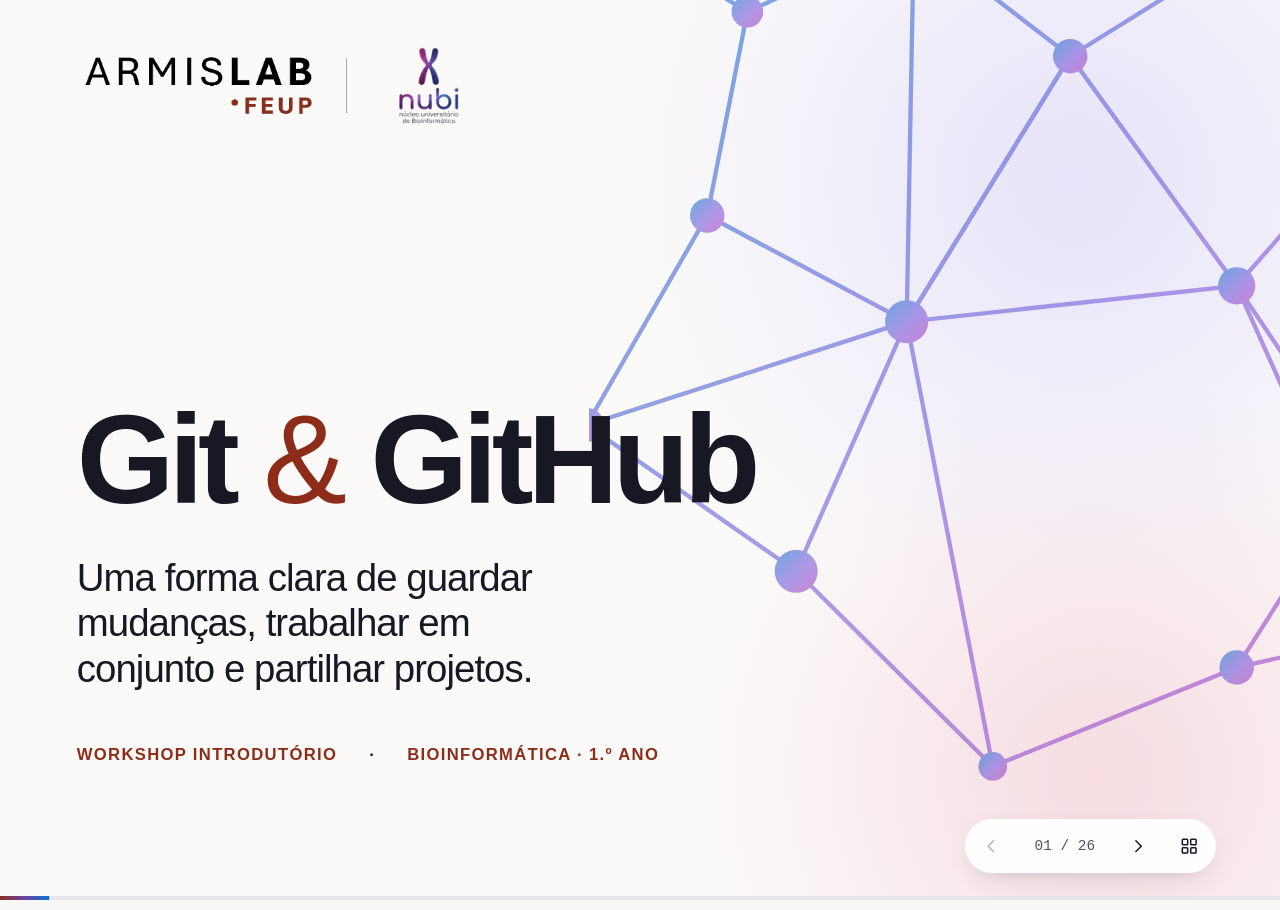
<file: index.html>
<!doctype html>
<html lang="pt-PT">
  <head>
    <meta charset="utf-8">
    <meta name="viewport" content="width=device-width, initial-scale=1">
    <meta http-equiv="refresh" content="0; url=slides/">
    <title>Git e GitHub para Bioinformática | ArmisLAB × NUBI</title>
    <link rel="canonical" href="slides/">
  </head>
  <body>
    <p>A abrir a <a href="slides/">apresentação do workshop Git e GitHub</a>…</p>
    <p>Os guias e o exercício estão no <a href="https://github.com/RiquiFeup/workshop_git">repositório do workshop</a>.</p>
  </body>
</html>
</file>
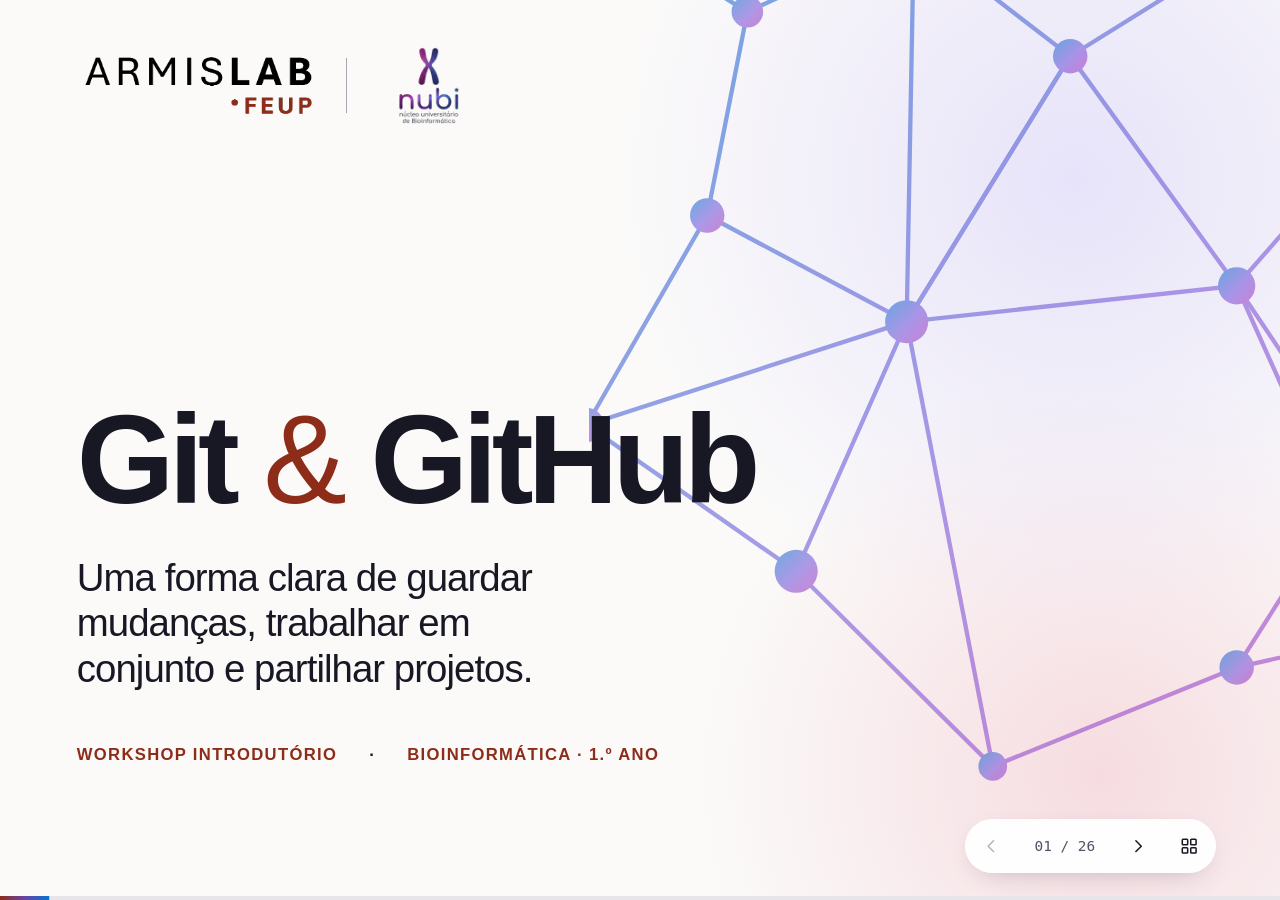
<file: slides/index.html>
<!doctype html>
<html lang="pt-PT">
<head>
  <meta charset="utf-8">
  <meta name="viewport" content="width=device-width, initial-scale=1">
  <meta name="theme-color" content="#f8f7f5">
  <meta name="description" content="Apresentação introdutória a Git e GitHub para estudantes de Bioinformática. ArmisLAB × NUBI.">
  <meta http-equiv="Content-Security-Policy" content="default-src 'self'; base-uri 'self'; object-src 'none'; script-src 'self'; style-src 'self'; img-src 'self' data:; connect-src 'none'; form-action 'none'">
  <title>Git & GitHub — ArmisLAB × NUBI</title>
  <link rel="stylesheet" href="styles/slides.css?v=2">
  <link rel="stylesheet" href="styles/practice.css?v=4">
  <link rel="stylesheet" href="styles/concepts.css?v=2">
  <script src="scripts/slides.js?v=4" defer></script>
</head>
<body>
  <a class="skip-link" href="#slide-1">Ir para a apresentação</a>
  <main id="deck" aria-label="Apresentação Git e GitHub">

    <section class="slide cover is-active" id="slide-1" data-title="Abertura" aria-roledescription="slide" aria-label="Slide 1: Git e GitHub">
      <div class="cover-grid" aria-hidden="true">
        <svg viewBox="0 0 680 690" preserveAspectRatio="xMidYMid slice"><defs><linearGradient id="mesh" x1="0" y1="0" x2="1" y2="1"><stop stop-color="#0872cf"/><stop offset=".55" stop-color="#7855da"/><stop offset="1" stop-color="#ad33ba"/></linearGradient></defs><g fill="none" stroke="url(#mesh)" stroke-width="3"><path d="M45 28 156 96 272 43 381 127 516 43 652 110M156 96l-28 142 139 74 114-185 116 160 155-177M128 238l-84 146 146 102 77-174 230-25 70 156 85-333M190 486l137 136 170-69 70-110 85 75"/><path d="M272 43 267 312 381 127M44 384l223-72 60 310M497 287l155 231-155 35"/></g><g fill="url(#mesh)"><circle cx="45" cy="28" r="10"/><circle cx="156" cy="96" r="11"/><circle cx="272" cy="43" r="13"/><circle cx="381" cy="127" r="12"/><circle cx="516" cy="43" r="14"/><circle cx="652" cy="110" r="11"/><circle cx="128" cy="238" r="12"/><circle cx="267" cy="312" r="15"/><circle cx="497" cy="287" r="13"/><circle cx="44" cy="384" r="12"/><circle cx="190" cy="486" r="15"/><circle cx="327" cy="622" r="10"/><circle cx="497" cy="553" r="12"/><circle cx="567" cy="443" r="13"/><circle cx="652" cy="518" r="11"/></g></svg>
      </div>
      <div class="cover-content">
        <div class="brand-lockup" aria-label="ArmisLAB e NUBI">
          <img class="brand-armis" src="assets/brand/armislab-transparent.png" alt="ArmisLAB FEUP">
          <span aria-hidden="true" class="brand-divider"></span>
          <img class="brand-nubi" src="../nubi_logo.png" alt="NUBI, Núcleo Universitário de Bioinformática">
        </div>
        <div class="cover-copy">
          <h1>Git<span class="amp"> & </span>GitHub</h1>
          <p>Uma forma clara de guardar mudanças, trabalhar em conjunto e partilhar projetos.</p>
          <div class="cover-meta"><span>Workshop introdutório</span><span>Bioinformática · 1.º ano</span></div>
        </div>
      </div>
    </section>

    <section class="slide" id="slide-2" data-title="O problema" aria-roledescription="slide" aria-label="Slide 2: o problema das versões">
      <div class="slide-inner split">
        <div class="text-col">
          <h2>Qual é a versão certa?</h2>
          <p class="lead">Um ficheiro muda. Duas pessoas editam. De repente, o nome do ficheiro é a única memória do trabalho.</p>
          <p class="aside">Num relatório, num script ou num protocolo, precisamos de saber <strong>o que mudou, quando e porquê</strong>.</p>
        </div>
        <div class="file-stack" aria-label="Exemplo de ficheiros com versões confusas">
          <div class="paper"><span class="file-icon">TXT</span><span>analise_final.docx</span></div>
          <div class="paper"><span class="file-icon">TXT</span><span>analise_final_v2.docx</span></div>
          <div class="paper"><span class="file-icon">TXT</span><span>analise_final_v2_agora_sim.docx</span></div>
          <div class="paper paper-question"><span class="question-mark">?</span><span>Qual é a versão certa?</span></div>
        </div>
      </div>
    </section>

    <section class="slide" id="slide-3" data-title="A origem" aria-roledescription="slide" aria-label="Slide 3: a origem do Git">
      <div class="slide-inner history-layout">
        <div>
          <h2>O Git nasceu de um problema de colaboração.</h2>
          <p class="lead">Em 2005, o desenvolvimento do Linux precisava de uma forma rápida e fiável de acompanhar muitas alterações feitas por muitas pessoas.</p>
          <p class="aside">O Git organiza essas alterações numa história. Cada <strong>commit</strong> guarda um passo com uma mensagem que explica o que mudou.</p>
        </div>
        <div class="history-visual" role="img" aria-label="Muitos contributos convergem para uma história partilhada">
          <div class="history-people"><span>pessoa A</span><span>pessoa B</span><span>pessoa C</span></div>
          <svg viewBox="0 0 560 260" aria-hidden="true"><g fill="none" stroke-width="4" stroke-linecap="round"><path stroke="#8d2d19" d="M32 38 C160 38 200 122 300 122"/><path stroke="#6844a6" d="M32 124 H300"/><path stroke="#177ad0" d="M32 210 C160 210 200 122 300 122"/><path stroke="#222234" d="M300 122 H526"/></g><g fill="#8d2d19"><circle cx="32" cy="38" r="10"/></g><g fill="#6844a6"><circle cx="32" cy="124" r="10"/></g><g fill="#177ad0"><circle cx="32" cy="210" r="10"/></g><g fill="#222234"><circle cx="300" cy="122" r="12"/><circle cx="526" cy="122" r="12"/></g></svg>
          <div class="history-caption"><span>alterações de várias pessoas</span><strong>uma história organizada</strong></div>
        </div>
        <p class="source-note">Fonte: <a href="https://git-scm.com/book/en/v2/Getting-Started-A-Short-History-of-Git" target="_blank" rel="noopener noreferrer">Pro Git · Short History of Git</a></p>
      </div>
    </section>

    <section class="slide" id="slide-4" data-title="Git e GitHub" aria-roledescription="slide" aria-label="Slide 4: diferença entre Git e GitHub">
      <div class="slide-inner">
        <h2>Git no computador. GitHub na web.</h2>
        <div class="worlds">
          <div class="world world-local"><span class="world-label">No teu computador</span><div class="world-icon laptop-icon" aria-hidden="true"><span></span></div><h3>Git</h3><p>Regista e organiza versões do projeto.</p></div>
          <div class="world-bridge" aria-hidden="true"><svg viewBox="0 0 210 72"><path d="M8 36h190m-25-18 25 18-25 18" fill="none" stroke="currentColor" stroke-width="3" stroke-linecap="round" stroke-linejoin="round"/></svg><span>partilhar</span></div>
          <div class="world world-remote"><span class="world-label">Na web</span><div class="world-icon browser-icon" aria-hidden="true"><span></span></div><h3>GitHub</h3><p>Publica repositórios e facilita colaboração.</p></div>
        </div>
        <p class="bottom-statement">Podes usar Git sem GitHub. Hoje vamos usar os dois.</p>
      </div>
    </section>

    <section class="slide" id="slide-5" data-title="Repositório" aria-roledescription="slide" aria-label="Slide 5: repositório">
      <div class="slide-inner repo-layout">
        <div><h2>Um repositório é a pasta do projeto com história.</h2><p class="lead">Lá dentro vivem os ficheiros e o registo das alterações guardadas com Git.</p><p class="aside">No workshop, vais copiar um repositório e editar o teu <strong>README</strong>: a página de entrada que explica o projeto.</p></div>
        <div class="repo-window" aria-label="Exemplo de estrutura de um repositório">
          <div class="window-bar"><i></i><i></i><i></i><span>workshop_git</span></div>
          <div class="tree"><div class="tree-folder">▾ <strong>workshop_git</strong></div><div class="tree-row"><span class="tree-branch">├─</span> README.md <span class="tree-caption">← apresentação do projeto</span></div><div class="tree-row"><span class="tree-branch">├─</span> guia/</div><div class="tree-row"><span class="tree-branch">└─</span> exercicio/</div></div>
        </div>
      </div>
    </section>

    <section class="slide command-slide" id="slide-6" data-title="status" aria-roledescription="slide" aria-label="Slide 6: git status">
      <div class="slide-inner command-layout">
        <div><h2><code>git status</code></h2><p class="lead">Pergunta ao Git: <strong>“O que está diferente agora?”</strong></p><p class="aside">É o comando para te orientares. Podes usá-lo antes e depois de cada passo.</p></div>
        <div class="terminal" aria-label="Exemplo de git status antes de guardar alterações"><div class="terminal-bar"><span></span><span></span><span></span><b>Terminal</b></div><div class="terminal-body"><p><em>$</em> git status</p><p class="term-muted">Changes not staged for commit:</p><p class="term-red">modified: exercicio/README.md</p><p class="term-explain">O README foi alterado, mas ainda não foi escolhido para o próximo commit.</p></div></div>
      </div>
    </section>

    <section class="slide command-slide" id="slide-7" data-title="add" aria-roledescription="slide" aria-label="Slide 7: git add">
      <div class="slide-inner command-layout">
        <div><h2><code>git add</code></h2><p class="lead">Escolhe que alterações entram no <strong>próximo commit</strong>.</p><p class="aside">Hoje vamos escolher apenas o README que cada pessoa editou.</p></div>
        <div class="staging-diagram" role="img" aria-label="README alterado passa para a área de preparação depois do comando git add exercicio/README.md"><div class="staging-before"><span class="stage-label">Alterado</span><strong>README.md</strong></div><div class="staging-arrow"><code>git add<br>exercicio/README.md</code><span aria-hidden="true">→</span></div><div class="staging-after"><span class="stage-label">Escolhido para guardar</span><strong>README.md</strong></div></div>
      </div>
    </section>

    <section class="slide command-slide" id="slide-8" data-title="commit" aria-roledescription="slide" aria-label="Slide 8: git commit">
      <div class="slide-inner command-layout">
        <div><h2><code>git commit</code></h2><p class="lead">Guarda as alterações escolhidas como <strong>um passo na história</strong>.</p><p class="aside">A mensagem ajuda outras pessoas — e o teu “eu” do futuro — a perceber o que fizeste.</p></div>
        <div class="commit-visual"><div class="commit-command"><span>$</span> git commit -m "Personaliza o meu README"</div><div class="commit-line"><span class="commit-dot"></span><span class="commit-dot current"></span></div><div class="commit-card"><strong>Personaliza o meu README</strong><small>novo ponto na história do projeto</small></div></div>
      </div>
    </section>

    <section class="slide command-slide" id="slide-9" data-title="push" aria-roledescription="slide" aria-label="Slide 9: git push">
      <div class="slide-inner command-layout">
        <div><h2><code>git push</code></h2><p class="lead">Envia os teus commits locais para <strong>a tua cópia no GitHub</strong>.</p><p class="aside">Depois, abre o repositório no navegador e confirma que o novo commit aparece no histórico.</p></div>
        <div class="push-visual" role="img" aria-label="Commit no computador enviado para a cópia pessoal no GitHub"><div class="push-place"><span>computador</span><div class="push-track"><i></i><i></i><i class="latest"></i></div><strong>commit novo</strong></div><div class="push-arrow"><code>git push</code><span aria-hidden="true">→</span></div><div class="push-place destination"><span>GitHub</span><div class="push-track"><i></i><i></i><i class="latest"></i></div><strong>a tua cópia</strong></div></div>
      </div>
    </section>

    <section class="slide concept-slide" id="slide-10" data-title="log" aria-roledescription="slide" aria-label="Slide 10: git log">
      <div class="slide-inner concept-layout">
        <div class="concept-copy"><h2><code>git log</code></h2><p class="lead">Mostra os <strong>commits guardados</strong>, do mais recente para o mais antigo.</p><p class="aside">Clica num ponto da história. Cada mensagem recorda o que foi feito.</p><a class="concept-doc" href="https://git-scm.com/docs/git-log" target="_blank" rel="noopener noreferrer">Documentação de git log ↗</a></div>
        <div class="concept-visual history-explorer" aria-label="Histórico interativo de três commits">
          <div class="history-points" role="group" aria-label="Escolhe um commit">
            <button type="button" class="history-point is-selected" aria-pressed="true" data-message="Personaliza o meu README" data-change="O teu primeiro commit: o README agora fala de ti."><span class="history-dot"></span><strong>Agora</strong><small>Personaliza o README</small></button>
            <button type="button" class="history-point" aria-pressed="false" data-message="Prepara o exercício" data-change="Foi criado o modelo que cada participante pode preencher."><span class="history-dot"></span><strong>Antes</strong><small>Prepara o exercício</small></button>
            <button type="button" class="history-point" aria-pressed="false" data-message="Cria o repositório" data-change="Começou a história deste projeto."><span class="history-dot"></span><strong>Início</strong><small>Cria o repositório</small></button>
          </div>
          <div class="history-readout" aria-live="polite"><span>Commit selecionado</span><strong id="history-message">Personaliza o meu README</strong><p id="history-change">O teu primeiro commit: o README agora fala de ti.</p></div>
          <code class="concept-code">git log --oneline -5</code>
        </div>
      </div>
    </section>

    <section class="slide concept-slide" id="slide-11" data-title="pull" aria-roledescription="slide" aria-label="Slide 11: git pull">
      <div class="slide-inner concept-layout">
        <div class="concept-copy"><h2><code>git pull</code></h2><p class="lead">Traz alterações do repositório online e <strong>integra-as na tua branch local</strong>.</p><p class="aside">Se outra pessoa publicou uma versão nova, o teu computador pode recebê-la.</p><a class="concept-doc" href="https://git-scm.com/docs/git-pull" target="_blank" rel="noopener noreferrer">Documentação de git pull ↗</a></div>
        <div class="concept-visual pull-demo" id="pull-visual">
          <div class="sync-place remote"><span>GitHub</span><strong>Versão A · B · C</strong><small>Já tem uma alteração nova</small></div>
          <div class="sync-route"><span class="sync-arrow" aria-hidden="true">←</span><code>git pull origin main</code></div>
          <div class="sync-place local"><span>O teu computador</span><strong id="pull-local-version">Versão A · B</strong><small id="pull-local-note">Ainda falta a alteração C</small></div>
          <button type="button" class="concept-action" id="pull-toggle" aria-pressed="false">Mostrar o pull</button>
          <p class="concept-result" id="pull-result" aria-live="polite">Clica para ver a atualização chegar ao computador.</p>
        </div>
      </div>
    </section>

    <section class="slide concept-slide" id="slide-12" data-title="branch" aria-roledescription="slide" aria-label="Slide 12: branch">
      <div class="slide-inner concept-layout">
        <div class="concept-copy"><h2>Branch</h2><p class="lead">Uma <strong>branch</strong> é outra linha de trabalho no mesmo repositório.</p><p class="aside">Podes experimentar uma mudança na <code>feature</code> enquanto a <code>main</code> continua no seu caminho. No exercício, vamos ficar na <code>main</code>.</p><a class="concept-doc" href="https://git-scm.com/book/en/v2/Git-Branching-Branches-in-a-Nutshell" target="_blank" rel="noopener noreferrer">Entender branches ↗</a></div>
        <div class="concept-visual graph-demo branch-demo" id="branch-visual">
          <svg class="git-graph" viewBox="0 0 700 310" role="img" aria-label="Linha main com commits; ao clicar, aparece uma segunda linha horizontal chamada feature, que nasce da main">
            <text class="graph-label graph-label-main" x="24" y="75">main</text>
            <path class="graph-line graph-main" d="M55 112 H655"/>
            <g class="graph-main-commits"><circle cx="80" cy="112" r="12"/><circle cx="210" cy="112" r="12"/><circle cx="395" cy="112" r="12"/><circle cx="620" cy="112" r="12"/></g>
            <g class="graph-feature-content"><text class="graph-label graph-label-feature" x="24" y="215">feature</text><path class="graph-line graph-feature" d="M210 112 C238 112 230 250 265 250 H555"/><g class="graph-feature-commits"><circle cx="300" cy="250" r="12"/><circle cx="425" cy="250" r="12"/><circle cx="535" cy="250" r="12"/></g></g>
          </svg>
          <div class="graph-key"><span><i class="key-main"></i> linha principal</span><span><i class="key-feature"></i> experiência em paralelo</span></div>
          <button type="button" class="concept-action" id="branch-toggle" aria-pressed="false">Criar a branch feature</button>
          <p class="concept-result" id="branch-result" aria-live="polite">Clica para abrir uma linha de trabalho paralela.</p>
        </div>
      </div>
    </section>

    <section class="slide concept-slide" id="slide-13" data-title="merge" aria-roledescription="slide" aria-label="Slide 13: git merge">
      <div class="slide-inner concept-layout">
        <div class="concept-copy"><h2><code>git merge</code></h2><p class="lead">Junta o trabalho da <strong>feature</strong> à <strong>main</strong>.</p><p class="aside">Estás na <code>main</code>. Depois do merge, a linha principal também inclui o trabalho feito na <code>feature</code>.</p><a class="concept-doc" href="https://git-scm.com/docs/git-merge" target="_blank" rel="noopener noreferrer">Documentação de git merge ↗</a></div>
        <div class="concept-visual graph-demo merge-demo" id="merge-visual">
          <svg class="git-graph" viewBox="0 0 700 310" role="img" aria-label="Duas linhas horizontais de commits: main em cima e feature em baixo. Ao clicar, a feature converge para um novo commit na main">
            <text class="graph-label graph-label-main" x="24" y="75">main</text><text class="graph-label graph-label-feature" x="24" y="215">feature</text>
            <path class="graph-line graph-main" d="M55 112 H655"/><path class="graph-line graph-feature" d="M210 112 C238 112 230 250 265 250 H535"/><path class="graph-line graph-merge-path" pathLength="1" d="M535 250 H555 C600 250 565 112 620 112"/>
            <g class="graph-main-commits"><circle cx="80" cy="112" r="12"/><circle cx="210" cy="112" r="12"/><circle cx="395" cy="112" r="12"/></g>
            <g class="graph-feature-commits"><circle cx="300" cy="250" r="12"/><circle cx="425" cy="250" r="12"/><circle cx="535" cy="250" r="12"/></g>
            <circle class="graph-merge-commit" cx="620" cy="112" r="15"/>
          </svg>
          <div class="graph-key"><span><i class="key-main"></i> main</span><span><i class="key-feature"></i> feature</span></div>
          <div class="merge-outcome"><span>Resultado</span><strong id="merge-outcome-text">Duas linhas de commits</strong></div>
          <code class="concept-code">git merge feature</code>
          <button type="button" class="concept-action" id="merge-toggle" aria-pressed="false">Juntar na main</button>
          <p class="concept-result" id="merge-result" aria-live="polite">Clica para ver a feature convergir para a main.</p>
        </div>
      </div>
    </section>

    <section class="slide" id="slide-14" data-title="Fork e clone" aria-roledescription="slide" aria-label="Slide 14: fork e clone">
      <div class="slide-inner">
        <h2>Fork e Clone: duas cópias tuas.</h2>
        <p class="lead narrow"><strong>Fork</strong> cria uma cópia na tua conta do GitHub. <strong>Clone</strong> traz essa cópia para o teu computador.</p>
        <div class="copy-flow" role="img" aria-label="Repositório do formador, fork para a tua conta GitHub, clone para o teu computador">
          <div class="copy-place"><span>GitHub do formador</span><div class="copy-symbol">R</div><strong>repositório original</strong></div><div class="copy-connector"><span>Fork</span><svg viewBox="0 0 130 30"><path d="M2 15h122m-12-10 12 10-12 10" fill="none" stroke="currentColor" stroke-width="3"/></svg></div><div class="copy-place copy-own"><span>A tua conta GitHub</span><div class="copy-symbol">R</div><strong>a tua cópia</strong></div><div class="copy-connector"><span>Clone</span><svg viewBox="0 0 130 30"><path d="M2 15h122m-12-10 12 10-12 10" fill="none" stroke="currentColor" stroke-width="3"/></svg></div><div class="copy-place copy-local"><span>O teu computador</span><div class="copy-symbol">R</div><strong>pasta local</strong></div>
        </div>
        <p class="bottom-statement">Na prática, fazes primeiro o Fork e depois o Clone da tua cópia.</p>
      </div>
    </section>

    <section class="slide" id="slide-15" data-title="Ver ao vivo" aria-roledescription="slide" aria-label="Slide 15: projetos reais">
      <div class="slide-inner examples-layout">
        <div><h2>Isto já faz parte da Bioinformática.</h2><p class="lead narrow">Abre um repositório e repara no README, nos ficheiros e no histórico de commits.</p></div>
        <div class="example-list">
          <a href="https://github.com/biopython/biopython" target="_blank" rel="noopener noreferrer"><span class="example-index">01</span><span><strong>Biopython</strong><small>Ferramentas abertas de Bioinformática em Python</small></span><span class="example-link" aria-hidden="true">↗</span></a>
          <a href="https://github.com/nf-core/rnaseq" target="_blank" rel="noopener noreferrer"><span class="example-index">02</span><span><strong>nf-core/rnaseq</strong><small>Pipeline comunitário de análise de RNA-seq</small></span><span class="example-link" aria-hidden="true">↗</span></a>
          <a href="https://github.com/Illumina/dragen-aws-batch-quickstart" target="_blank" rel="noopener noreferrer"><span class="example-index">03</span><span><strong>Illumina · DRAGEN</strong><small>Exemplo público de repositório de uma empresa</small></span><span class="example-link" aria-hidden="true">↗</span></a>
        </div>
        <p class="source-note">Os exemplos são ligações reais e podem mudar. <a href="https://github.com/RiquiFeup/workshop_git" target="_blank" rel="noopener noreferrer">Abre o repositório do workshop ↗</a> · Próximo: verificar o VS Code.</p>
      </div>
    </section>

    <section class="slide practice" id="slide-16" data-title="Verificar VS Code" aria-roledescription="slide" aria-label="Slide 16: verificar se o Visual Studio Code está instalado">
      <div class="slide-inner practice-layout">
        <div class="practice-intro"><span class="practice-time">14:30–14:35 · antes de começar</span><h2>O VS Code já abre no teu computador?</h2><p class="lead">Vamos usá-lo para abrir e alterar o README. Verifica agora se consegues abrir o programa.</p><p class="aside">O nome completo é <strong>Visual Studio Code</strong>. É um editor de texto; não precisas de instalar extensões para este exercício.</p></div>
        <div class="practice-side vscode-side">
          <div class="vscode-choices" role="group" aria-label="Estado do Visual Studio Code"><button type="button" data-vscode-choice="ready" aria-pressed="true">Já tenho</button><button type="button" data-vscode-choice="install" aria-pressed="false">Preciso instalar</button></div>
          <div id="vscode-ready"><h3>Abre o VS Code.</h3><p>Procura “Visual Studio Code” no menu de aplicações. Mais à frente, abre a pasta <code>workshop_git</code> pelo menu <strong>File → Open Folder</strong>.</p><div class="editor-preview" aria-hidden="true"><span>README.md</span><code>Olá, sou [NOME] 👋</code><code>Estou a aprender Git.</code></div><p class="checkpoint">Conseguiste? Vês a janela do editor.</p></div>
          <div id="vscode-install" hidden><h3>Instala pela fonte oficial.</h3><p>Escolhe o teu sistema na <a href="https://code.visualstudio.com/download" target="_blank" rel="noopener noreferrer">página de download do VS Code ↗</a>. Depois, abre o programa.</p><div class="vscode-guides"><a href="https://code.visualstudio.com/docs/setup/windows" target="_blank" rel="noopener noreferrer">Windows ↗</a><a href="https://code.visualstudio.com/docs/setup/mac" target="_blank" rel="noopener noreferrer">macOS ↗</a><a href="https://code.visualstudio.com/docs/setup/linux" target="_blank" rel="noopener noreferrer">Linux ↗</a></div><a class="practice-link" href="https://github.com/RiquiFeup/workshop_git/blob/main/guia/instalar-vscode.md" target="_blank" rel="noopener noreferrer">Guia curto do workshop ↗</a><p class="checkpoint">Conseguiste? O VS Code abre. Se a instalação demorar, chama o apoio.</p></div>
        </div>
      </div>
    </section>

    <section class="slide practice" id="slide-17" data-title="Conta e instalação" aria-roledescription="slide" aria-label="Slide 17: criar conta e instalar Git">
      <div class="slide-inner practice-layout">
        <div class="practice-intro">
          <span class="practice-time">14:35–15:00 · preparação</span><h2>Agora, conta e Git.</h2>
          <p class="lead">Cria ou abre a tua conta GitHub. Confirma o email. Depois verifica se Git funciona.</p>
          <a class="practice-link" href="https://github.com/signup" target="_blank" rel="noopener noreferrer">Criar conta no GitHub ↗</a>
          <p class="aside">Escolhe o teu sistema para ver um caminho de instalação. <a href="https://github.com/RiquiFeup/workshop_git/blob/main/guia/wsl-opcional.md" target="_blank" rel="noopener noreferrer">WSL é opcional ↗</a></p>
        </div>
        <div class="practice-side">
          <div class="os-tabs" role="tablist" aria-label="Sistema operativo">
            <button type="button" role="tab" id="tab-windows" aria-controls="panel-windows" aria-selected="true">Windows</button>
            <button type="button" role="tab" id="tab-macos" aria-controls="panel-macos" aria-selected="false" tabindex="-1">macOS</button>
            <button type="button" role="tab" id="tab-linux" aria-controls="panel-linux" aria-selected="false" tabindex="-1">Linux</button>
          </div>
          <div class="os-panel" role="tabpanel" id="panel-windows" aria-labelledby="tab-windows">
            <h3>Git for Windows + Git Bash</h3><p>Usa a <a href="https://git-scm.com/install/windows" target="_blank" rel="noopener noreferrer">página oficial</a> ou instala pelo PowerShell:</p>
            <div class="code-line"><code id="install-windows">winget install --id Git.Git -e --source winget</code><button type="button" class="copy-command" data-copy-target="install-windows">Copiar</button></div>
            <p>Abre <strong>Git Bash</strong> depois da instalação. <a href="https://github.com/RiquiFeup/workshop_git/blob/main/guia/instalar-windows.md" target="_blank" rel="noopener noreferrer">Guia Windows ↗</a></p>
          </div>
          <div class="os-panel" role="tabpanel" id="panel-macos" aria-labelledby="tab-macos" hidden>
            <h3>Terminal + ferramentas da Apple</h3><p>Se Git ainda não existir, instala as Command Line Tools:</p>
            <div class="code-line"><code id="install-macos">xcode-select --install</code><button type="button" class="copy-command" data-copy-target="install-macos">Copiar</button></div>
            <p><a href="https://github.com/RiquiFeup/workshop_git/blob/main/guia/instalar-macos.md" target="_blank" rel="noopener noreferrer">Guia macOS ↗</a></p>
          </div>
          <div class="os-panel" role="tabpanel" id="panel-linux" aria-labelledby="tab-linux" hidden>
            <h3>Terminal da tua distribuição</h3><p>Exemplo para Ubuntu/Debian. Para outras distribuições, abre o guia.</p>
            <div class="code-line"><code id="install-linux">sudo apt update &amp;&amp; sudo apt install git</code><button type="button" class="copy-command" data-copy-target="install-linux">Copiar</button></div>
            <p><a href="https://github.com/RiquiFeup/workshop_git/blob/main/guia/instalar-linux.md" target="_blank" rel="noopener noreferrer">Guia Linux ↗</a></p>
          </div>
          <div class="code-line"><code id="verify-git">git --version</code><button type="button" class="copy-command" data-copy-target="verify-git">Copiar</button></div>
          <p class="checkpoint">Conseguiste? O terminal mostra <strong>git version</strong> e um número.</p>
        </div>
      </div>
    </section>

    <section class="slide practice" id="slide-18" data-title="Identidade Git" aria-roledescription="slide" aria-label="Slide 18: configurar a identidade dos commits">
      <div class="slide-inner practice-layout">
        <div class="practice-intro"><span class="practice-time">14:35–15:00 · preparação</span><h2>O commit precisa de um autor.</h2><p class="lead">Escolhe o nome que queres mostrar no histórico. Para o email, podes usar o endereço <code>noreply</code> da tua conta GitHub.</p><p class="aside">Substitui os exemplos antes de executar. Nunca escrevas uma password ou token nestes comandos.</p></div>
        <div class="practice-side">
          <p class="instruction-label">No terminal, escreve:</p>
          <div class="code-stack"><code>git config --global user.name "O Teu Nome"</code><code>git config --global user.email "O_TEU_EMAIL_OU_NOREPLY"</code></div>
          <p>Encontra o teu endereço <code>noreply</code> em <a href="https://github.com/settings/emails" target="_blank" rel="noopener noreferrer">GitHub → Settings → Emails ↗</a>.</p>
          <div class="code-line"><code id="verify-name">git config --global user.name</code><button type="button" class="copy-command" data-copy-target="verify-name">Copiar</button></div>
          <p class="checkpoint">Conseguiste? O último comando mostra o nome que escolheste.</p>
        </div>
      </div>
    </section>

    <section class="slide practice" id="slide-19" data-title="Fork" aria-roledescription="slide" aria-label="Slide 19: criar a própria cópia com Fork">
      <div class="slide-inner practice-layout">
        <div class="practice-intro"><span class="practice-time">15:00–15:05 · cópia online</span><h2>Cria a tua cópia no GitHub.</h2><p class="lead">Abre o repositório do workshop. Clica em <strong>Fork</strong> e depois em <strong>Create fork</strong>.</p><p class="aside">Escolhe a <strong>tua conta</strong> como destino. É essa cópia que vais poder publicar.</p></div>
        <div class="practice-side fork-figure"><div class="repo-address"><span>original</span><strong>RiquiFeup / workshop_git</strong></div><span class="fork-arrow" aria-hidden="true">↓</span><div class="repo-address own"><span>o teu Fork</span><strong>TEU_UTILIZADOR / workshop_git</strong></div><a class="practice-link" href="https://github.com/RiquiFeup/workshop_git/fork" target="_blank" rel="noopener noreferrer">Abrir Fork do workshop ↗</a><p class="checkpoint">Conseguiste? O teu utilizador aparece antes de <strong>/workshop_git</strong>.</p></div>
      </div>
    </section>

    <section class="slide practice" id="slide-20" data-title="Clone" aria-roledescription="slide" aria-label="Slide 20: clonar o próprio Fork">
      <div class="slide-inner practice-layout">
        <div class="practice-intro"><span class="practice-time">15:05–15:10 · cópia local</span><h2>Traz o teu Fork para o computador.</h2><p class="lead">Na página <strong>do teu Fork</strong>, clica em <strong>Code → HTTPS</strong> e copia o endereço.</p><p class="aside">No terminal, escreve <code>git clone</code>, um espaço e cola o endereço. O URL tem de conter o teu utilizador.</p></div>
        <div class="practice-side">
          <div class="code-stack"><code>git clone https://github.com/TEU_UTILIZADOR/workshop_git.git</code></div>
          <p>O comando acima é um exemplo. Substitui <strong>TEU_UTILIZADOR</strong> ou usa o URL copiado em Code.</p>
          <div class="code-line"><code id="enter-repo">cd workshop_git</code><button type="button" class="copy-command" data-copy-target="enter-repo">Copiar</button></div>
          <div class="code-line"><code id="check-remote">git remote -v</code><button type="button" class="copy-command" data-copy-target="check-remote">Copiar</button></div>
          <p class="checkpoint">Conseguiste? <code>origin</code> aponta para <strong>TEU_UTILIZADOR/workshop_git</strong>.</p>
        </div>
      </div>
    </section>

    <section class="slide practice" id="slide-21" data-title="Editar README" aria-roledescription="slide" aria-label="Slide 21: editar o modelo de README">
      <div class="slide-inner practice-layout">
        <div class="practice-intro"><span class="practice-time">15:10–15:18 · primeira alteração</span><h2>Faz o README falar de ti.</h2><p class="lead">No VS Code, abre a pasta clonada e o ficheiro <code>exercicio/README.md</code>. Muda o título e duas linhas de «Sobre mim».</p><p class="aside">Podes usar um pseudónimo. Badges, ícones e GIF são exemplos opcionais. Não publiques contactos, número de estudante, passwords ou tokens.</p></div>
        <div class="practice-side readme-preview"><span>exercicio/README.md</span><strong>Olá, sou [NOME OU PSEUDÓNIMO] 👋</strong><p>Tenho curiosidade sobre [TEMA].</p><p>Gostava de investigar [PERGUNTA].</p><a class="practice-link" href="https://github.com/RiquiFeup/workshop_git/blob/main/exercicio/README.md" target="_blank" rel="noopener noreferrer">Ver o modelo completo ↗</a><p class="checkpoint">Conseguiste? Guardaste o ficheiro no teu computador.</p></div>
      </div>
    </section>

    <section class="slide practice" id="slide-22" data-title="Status e add" aria-roledescription="slide" aria-label="Slide 22: verificar e preparar a alteração">
      <div class="slide-inner practice-layout">
        <div class="practice-intro"><span class="practice-time">15:18–15:21 · verificar e escolher</span><h2>Vê a mudança. Depois escolhe-a.</h2><p class="lead"><code>status</code> mostra o que mudou. <code>add</code> escolhe o README para o próximo commit.</p><p class="aside">Executa os comandos dentro da pasta <code>workshop_git</code>, um de cada vez.</p></div>
        <div class="practice-side">
          <div class="code-line"><code id="practice-status">git status</code><button type="button" class="copy-command" data-copy-target="practice-status">Copiar</button></div>
          <div class="code-line"><code id="practice-add">git add exercicio/README.md</code><button type="button" class="copy-command" data-copy-target="practice-add">Copiar</button></div>
          <div class="code-line"><code id="practice-status-again">git status</code><button type="button" class="copy-command" data-copy-target="practice-status-again">Copiar</button></div>
          <p class="checkpoint">Conseguiste? O README aparece em <strong>Changes to be committed</strong>.</p>
        </div>
      </div>
    </section>

    <section class="slide practice" id="slide-23" data-title="Commit e push" aria-roledescription="slide" aria-label="Slide 23: guardar e enviar o commit">
      <div class="slide-inner practice-layout">
        <div class="practice-intro"><span class="practice-time">15:21–15:27 · guardar e enviar</span><h2>Guarda uma versão. Envia-a.</h2><p class="lead"><code>commit</code> grava a versão no computador. <code>push</code> envia-a para o teu Fork no GitHub.</p><p class="aside">Se o navegador pedir autenticação, entra na tua conta. Não partilhes códigos nem credenciais.</p></div>
        <div class="practice-side">
          <div class="code-line"><code id="practice-commit">git commit -m "Personaliza o meu README"</code><button type="button" class="copy-command" data-copy-target="practice-commit">Copiar</button></div>
          <div class="code-line"><code id="practice-push">git push origin main</code><button type="button" class="copy-command" data-copy-target="practice-push">Copiar</button></div>
          <p class="checkpoint">Conseguiste? O terminal indica que <strong>main</strong> foi atualizado.</p>
          <a class="practice-link" href="https://github.com/RiquiFeup/workshop_git/blob/main/guia/erros-frequentes.md" target="_blank" rel="noopener noreferrer">Se houver erro, abre a ajuda ↗</a>
        </div>
      </div>
    </section>

    <section class="slide practice" id="slide-24" data-title="Log e verificação" aria-roledescription="slide" aria-label="Slide 24: git log e confirmação no GitHub">
      <div class="slide-inner practice-layout">
        <div class="practice-intro"><span class="practice-time">15:27–15:30 · confirmar</span><h2>Encontra o teu commit.</h2><p class="lead"><code>git log</code> mostra as versões guardadas. Depois abre o teu Fork e procura a mesma mensagem no GitHub.</p><p class="aside">O teu commit deve ser o primeiro da lista.</p></div>
        <div class="practice-side">
          <div class="code-line"><code id="practice-log">git log --oneline -5</code><button type="button" class="copy-command" data-copy-target="practice-log">Copiar</button></div>
          <div class="log-demo" aria-label="Exemplo de saída do git log"><code>8b3c1a2 Personaliza o meu README</code><code>931369f Build Git and GitHub workshop materials</code></div>
          <p class="checkpoint">Conseguiste? Vês <strong>Personaliza o meu README</strong> no terminal e na página do teu Fork.</p>
        </div>
      </div>
    </section>

    <section class="slide practice" id="slide-25" data-title="Dúvidas e erros" aria-roledescription="slide" aria-label="Slide 25: perguntas e resolução de erros">
      <div class="slide-inner">
        <span class="practice-time">Ajuda durante a prática</span><h2>Ficaste bloqueado?</h2>
        <p class="lead narrow">Abre a dúvida que corresponde ao que estás a ver. Mostra a mensagem de erro a quem te está a apoiar.</p>
        <div class="faq-grid">
          <details><summary>“not a git repository”</summary><p>Entra na pasta clonada: <code>cd workshop_git</code>. Depois repete <code>git status</code>.</p></details>
          <details><summary>Push: 403 ou “Permission denied”</summary><p>Executa <code>git remote -v</code>. <code>origin</code> deve incluir o teu utilizador, pois tens de clonar o teu Fork.</p></details>
          <details><summary>O commit pede nome e email</summary><p>Volta ao slide «Identidade Git» e configura ambos. Podes usar o email <code>noreply</code> do GitHub.</p></details>
          <details><summary>“nothing to commit”</summary><p>Confirma que editaste e guardaste <code>exercicio/README.md</code> dentro da pasta clonada. Se já fizeste o commit, segue para <code>git push</code>.</p></details>
          <details><summary>O VS Code não abre</summary><p>Volta ao slide 16 e usa o link para a instalação oficial. Se o computador bloquear a instalação, pede apoio.</p></details>
          <details><summary>“CONFLICT” em pull ou merge</summary><p>O Git encontrou alterações incompatíveis no mesmo ficheiro. Mantém os ficheiros e pede apoio antes de continuar.</p></details>
        </div>
        <a class="practice-link" href="https://github.com/RiquiFeup/workshop_git/blob/main/guia/erros-frequentes.md" target="_blank" rel="noopener noreferrer">Abrir todas as soluções e perguntas ↗</a>
      </div>
    </section>

    <section class="slide practice final-resources" id="slide-26" data-title="Recursos finais" aria-roledescription="slide" aria-label="Slide 26: recursos para depois do workshop">
      <div class="slide-inner">
        <span class="practice-time">Depois do workshop</span><h2>Continua a explorar.</h2>
        <p class="lead narrow">Tens o teu primeiro commit. Guarda estes links para quando quiseres fazer mais.</p>
        <div class="resource-links">
          <a href="https://github.com/RiquiFeup/workshop_git/blob/main/guia/roteiro.md" target="_blank" rel="noopener noreferrer"><strong>Roteiro e ajuda</strong><span>Rever os comandos do workshop</span><span aria-hidden="true">↗</span></a>
          <a href="https://git-scm.com/book/en/v2" target="_blank" rel="noopener noreferrer"><strong>Pro Git</strong><span>Aprender Git ao teu ritmo</span><span aria-hidden="true">↗</span></a>
          <a href="https://github.com/RiquiFeup/workshop_git/blob/main/guia/recursos.md" target="_blank" rel="noopener noreferrer"><strong>Log · Pull · Merge</strong><span>Referências oficiais reunidas no guia</span><span aria-hidden="true">↗</span></a>
          <a href="https://code.visualstudio.com/download" target="_blank" rel="noopener noreferrer"><strong>Visual Studio Code</strong><span>Download oficial para cada sistema</span><span aria-hidden="true">↗</span></a>
          <a href="https://github.com/abhisheknaiidu/awesome-github-profile-readme" target="_blank" rel="noopener noreferrer"><strong>Awesome GitHub Profile README</strong><span>Exemplos para inspiração</span><span aria-hidden="true">↗</span></a>
          <a href="https://profile-readme-generator.com/en" target="_blank" rel="noopener noreferrer"><strong>Profile README Generator</strong><span>Ferramenta externa; revê o que publicas</span><span aria-hidden="true">↗</span></a>
        </div>
        <div class="resource-brands" aria-label="ArmisLAB e NUBI"><img src="assets/brand/armislab-transparent.png" alt="ArmisLAB FEUP"><img src="../nubi_logo.png" alt="NUBI"></div>
      </div>
    </section>
  </main>

  <nav class="deck-controls" aria-label="Navegação da apresentação">
    <button id="prev" type="button" aria-label="Slide anterior" title="Slide anterior (seta esquerda)"><svg viewBox="0 0 24 24" aria-hidden="true"><path d="m15 5-7 7 7 7"/></svg></button>
    <span id="counter" aria-live="polite" aria-atomic="true">01 / 26</span>
    <button id="next" type="button" aria-label="Slide seguinte" title="Slide seguinte (seta direita)"><svg viewBox="0 0 24 24" aria-hidden="true"><path d="m9 5 7 7-7 7"/></svg></button>
    <button id="overview-toggle" type="button" aria-label="Abrir índice de slides" title="Índice de slides (O)"><svg viewBox="0 0 24 24" aria-hidden="true"><rect x="3" y="3" width="7" height="7" rx="1"/><rect x="14" y="3" width="7" height="7" rx="1"/><rect x="3" y="14" width="7" height="7" rx="1"/><rect x="14" y="14" width="7" height="7" rx="1"/></svg></button>
  </nav>
  <p id="copy-status" class="visually-hidden" aria-live="polite"></p>
  <div class="progress" aria-hidden="true"><span id="progress-bar"></span></div>
  <dialog id="overview" aria-label="Índice da apresentação"><div class="overview-head"><h2>Índice</h2><button id="overview-close" type="button" aria-label="Fechar índice">Fechar ×</button></div><ol id="overview-list"></ol><p>Usa as setas, Espaço ou toque para avançar. Pressiona <kbd>O</kbd> para abrir este índice.</p></dialog>
</body>
</html>
</file>
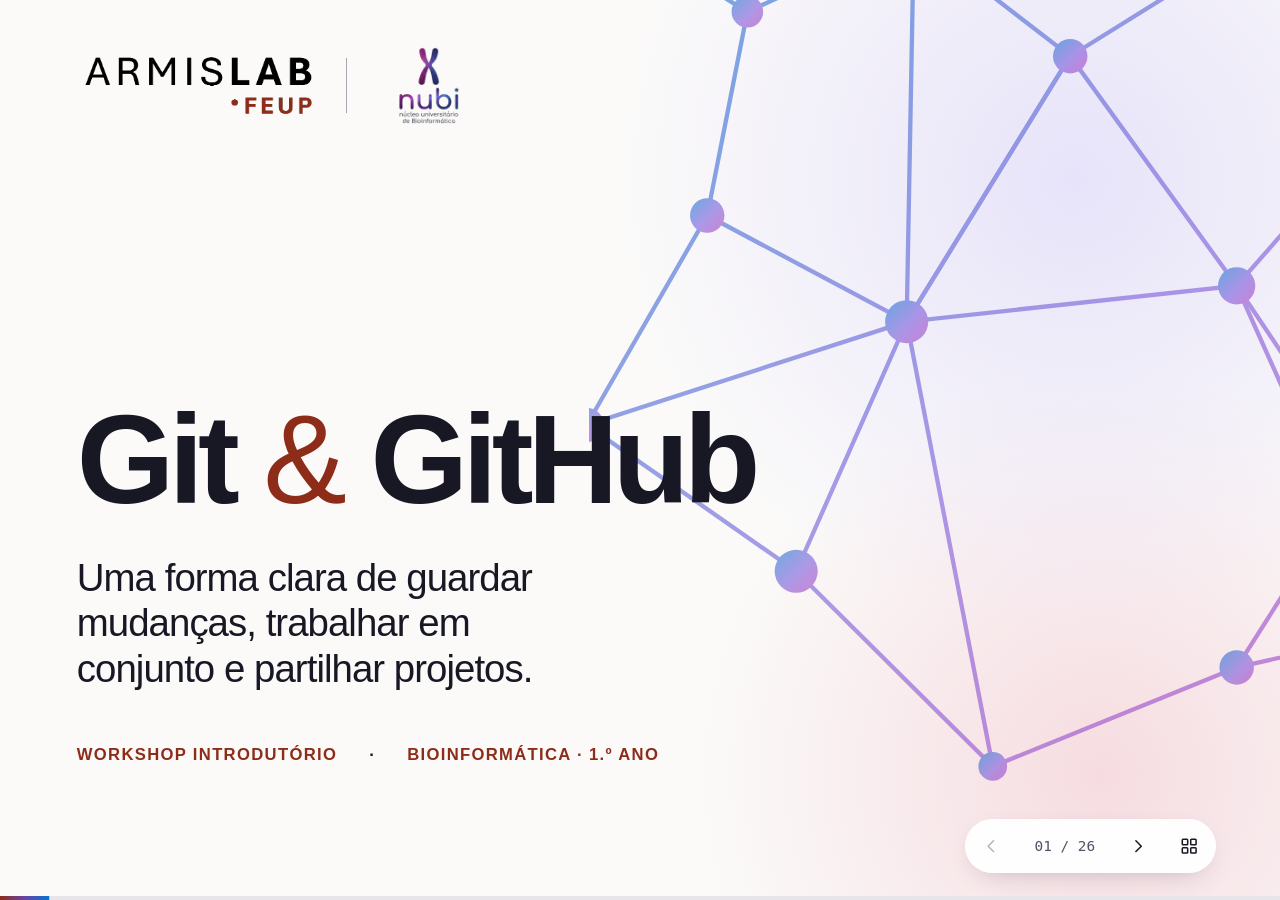
<file: docs/slides/index.html>
<!doctype html>
<html lang="pt-PT">
<head>
  <meta charset="utf-8">
  <meta name="viewport" content="width=device-width, initial-scale=1">
  <meta name="theme-color" content="#f8f7f5">
  <meta name="description" content="Apresentação introdutória a Git e GitHub para estudantes de Bioinformática. ArmisLAB × NUBI.">
  <meta http-equiv="Content-Security-Policy" content="default-src 'self'; base-uri 'self'; object-src 'none'; script-src 'self'; style-src 'self'; img-src 'self' data:; connect-src 'none'; form-action 'none'">
  <title>Git & GitHub — ArmisLAB × NUBI</title>
  <link rel="stylesheet" href="styles/slides.css?v=2">
  <link rel="stylesheet" href="styles/practice.css?v=4">
  <link rel="stylesheet" href="styles/concepts.css?v=2">
  <script src="scripts/slides.js?v=4" defer></script>
</head>
<body>
  <a class="skip-link" href="#slide-1">Ir para a apresentação</a>
  <main id="deck" aria-label="Apresentação Git e GitHub">

    <section class="slide cover is-active" id="slide-1" data-title="Abertura" aria-roledescription="slide" aria-label="Slide 1: Git e GitHub">
      <div class="cover-grid" aria-hidden="true">
        <svg viewBox="0 0 680 690" preserveAspectRatio="xMidYMid slice"><defs><linearGradient id="mesh" x1="0" y1="0" x2="1" y2="1"><stop stop-color="#0872cf"/><stop offset=".55" stop-color="#7855da"/><stop offset="1" stop-color="#ad33ba"/></linearGradient></defs><g fill="none" stroke="url(#mesh)" stroke-width="3"><path d="M45 28 156 96 272 43 381 127 516 43 652 110M156 96l-28 142 139 74 114-185 116 160 155-177M128 238l-84 146 146 102 77-174 230-25 70 156 85-333M190 486l137 136 170-69 70-110 85 75"/><path d="M272 43 267 312 381 127M44 384l223-72 60 310M497 287l155 231-155 35"/></g><g fill="url(#mesh)"><circle cx="45" cy="28" r="10"/><circle cx="156" cy="96" r="11"/><circle cx="272" cy="43" r="13"/><circle cx="381" cy="127" r="12"/><circle cx="516" cy="43" r="14"/><circle cx="652" cy="110" r="11"/><circle cx="128" cy="238" r="12"/><circle cx="267" cy="312" r="15"/><circle cx="497" cy="287" r="13"/><circle cx="44" cy="384" r="12"/><circle cx="190" cy="486" r="15"/><circle cx="327" cy="622" r="10"/><circle cx="497" cy="553" r="12"/><circle cx="567" cy="443" r="13"/><circle cx="652" cy="518" r="11"/></g></svg>
      </div>
      <div class="cover-content">
        <div class="brand-lockup" aria-label="ArmisLAB e NUBI">
          <img class="brand-armis" src="../assets/brand/armislab-transparent.png" alt="ArmisLAB FEUP">
          <span aria-hidden="true" class="brand-divider"></span>
          <img class="brand-nubi" src="../assets/brand/nubi_logo.png" alt="NUBI, Núcleo Universitário de Bioinformática">
        </div>
        <div class="cover-copy">
          <h1>Git<span class="amp"> & </span>GitHub</h1>
          <p>Uma forma clara de guardar mudanças, trabalhar em conjunto e partilhar projetos.</p>
          <div class="cover-meta"><span>Workshop introdutório</span><span>Bioinformática · 1.º ano</span></div>
        </div>
      </div>
    </section>

    <section class="slide" id="slide-2" data-title="O problema" aria-roledescription="slide" aria-label="Slide 2: o problema das versões">
      <div class="slide-inner split">
        <div class="text-col">
          <h2>Qual é a versão certa?</h2>
          <p class="lead">Um ficheiro muda. Duas pessoas editam. De repente, o nome do ficheiro é a única memória do trabalho.</p>
          <p class="aside">Num relatório, num script ou num protocolo, precisamos de saber <strong>o que mudou, quando e porquê</strong>.</p>
        </div>
        <div class="file-stack" aria-label="Exemplo de ficheiros com versões confusas">
          <div class="paper"><span class="file-icon">TXT</span><span>analise_final.docx</span></div>
          <div class="paper"><span class="file-icon">TXT</span><span>analise_final_v2.docx</span></div>
          <div class="paper"><span class="file-icon">TXT</span><span>analise_final_v2_agora_sim.docx</span></div>
          <div class="paper paper-question"><span class="question-mark">?</span><span>Qual é a versão certa?</span></div>
        </div>
      </div>
    </section>

    <section class="slide" id="slide-3" data-title="A origem" aria-roledescription="slide" aria-label="Slide 3: a origem do Git">
      <div class="slide-inner history-layout">
        <div>
          <h2>O Git nasceu de um problema de colaboração.</h2>
          <p class="lead">Em 2005, o desenvolvimento do Linux precisava de uma forma rápida e fiável de acompanhar muitas alterações feitas por muitas pessoas.</p>
          <p class="aside">O Git organiza essas alterações numa história. Cada <strong>commit</strong> guarda um passo com uma mensagem que explica o que mudou.</p>
        </div>
        <div class="history-visual" role="img" aria-label="Muitos contributos convergem para uma história partilhada">
          <div class="history-people"><span>pessoa A</span><span>pessoa B</span><span>pessoa C</span></div>
          <svg viewBox="0 0 560 260" aria-hidden="true"><g fill="none" stroke-width="4" stroke-linecap="round"><path stroke="#8d2d19" d="M32 38 C160 38 200 122 300 122"/><path stroke="#6844a6" d="M32 124 H300"/><path stroke="#177ad0" d="M32 210 C160 210 200 122 300 122"/><path stroke="#222234" d="M300 122 H526"/></g><g fill="#8d2d19"><circle cx="32" cy="38" r="10"/></g><g fill="#6844a6"><circle cx="32" cy="124" r="10"/></g><g fill="#177ad0"><circle cx="32" cy="210" r="10"/></g><g fill="#222234"><circle cx="300" cy="122" r="12"/><circle cx="526" cy="122" r="12"/></g></svg>
          <div class="history-caption"><span>alterações de várias pessoas</span><strong>uma história organizada</strong></div>
        </div>
        <p class="source-note">Fonte: <a href="https://git-scm.com/book/en/v2/Getting-Started-A-Short-History-of-Git" target="_blank" rel="noopener noreferrer">Pro Git · Short History of Git</a></p>
      </div>
    </section>

    <section class="slide" id="slide-4" data-title="Git e GitHub" aria-roledescription="slide" aria-label="Slide 4: diferença entre Git e GitHub">
      <div class="slide-inner">
        <h2>Git no computador. GitHub na web.</h2>
        <div class="worlds">
          <div class="world world-local"><span class="world-label">No teu computador</span><div class="world-icon laptop-icon" aria-hidden="true"><span></span></div><h3>Git</h3><p>Regista e organiza versões do projeto.</p></div>
          <div class="world-bridge" aria-hidden="true"><svg viewBox="0 0 210 72"><path d="M8 36h190m-25-18 25 18-25 18" fill="none" stroke="currentColor" stroke-width="3" stroke-linecap="round" stroke-linejoin="round"/></svg><span>partilhar</span></div>
          <div class="world world-remote"><span class="world-label">Na web</span><div class="world-icon browser-icon" aria-hidden="true"><span></span></div><h3>GitHub</h3><p>Publica repositórios e facilita colaboração.</p></div>
        </div>
        <p class="bottom-statement">Podes usar Git sem GitHub. Hoje vamos usar os dois.</p>
      </div>
    </section>

    <section class="slide" id="slide-5" data-title="Repositório" aria-roledescription="slide" aria-label="Slide 5: repositório">
      <div class="slide-inner repo-layout">
        <div><h2>Um repositório é a pasta do projeto com história.</h2><p class="lead">Lá dentro vivem os ficheiros e o registo das alterações guardadas com Git.</p><p class="aside">No workshop, vais copiar um repositório e editar o teu <strong>README</strong>: a página de entrada que explica o projeto.</p></div>
        <div class="repo-window" aria-label="Exemplo de estrutura de um repositório">
          <div class="window-bar"><i></i><i></i><i></i><span>workshop_git</span></div>
          <div class="tree"><div class="tree-folder">▾ <strong>workshop_git</strong></div><div class="tree-row"><span class="tree-branch">├─</span> README.md <span class="tree-caption">← apresentação do projeto</span></div><div class="tree-row"><span class="tree-branch">├─</span> guia/</div><div class="tree-row"><span class="tree-branch">└─</span> exercicio/</div></div>
        </div>
      </div>
    </section>

    <section class="slide command-slide" id="slide-6" data-title="status" aria-roledescription="slide" aria-label="Slide 6: git status">
      <div class="slide-inner command-layout">
        <div><h2><code>git status</code></h2><p class="lead">Pergunta ao Git: <strong>“O que está diferente agora?”</strong></p><p class="aside">É o comando para te orientares. Podes usá-lo antes e depois de cada passo.</p></div>
        <div class="terminal" aria-label="Exemplo de git status antes de guardar alterações"><div class="terminal-bar"><span></span><span></span><span></span><b>Terminal</b></div><div class="terminal-body"><p><em>$</em> git status</p><p class="term-muted">Changes not staged for commit:</p><p class="term-red">modified: exercicio/README.md</p><p class="term-explain">O README foi alterado, mas ainda não foi escolhido para o próximo commit.</p></div></div>
      </div>
    </section>

    <section class="slide command-slide" id="slide-7" data-title="add" aria-roledescription="slide" aria-label="Slide 7: git add">
      <div class="slide-inner command-layout">
        <div><h2><code>git add</code></h2><p class="lead">Escolhe que alterações entram no <strong>próximo commit</strong>.</p><p class="aside">Hoje vamos escolher apenas o README que cada pessoa editou.</p></div>
        <div class="staging-diagram" role="img" aria-label="README alterado passa para a área de preparação depois do comando git add exercicio/README.md"><div class="staging-before"><span class="stage-label">Alterado</span><strong>README.md</strong></div><div class="staging-arrow"><code>git add<br>exercicio/README.md</code><span aria-hidden="true">→</span></div><div class="staging-after"><span class="stage-label">Escolhido para guardar</span><strong>README.md</strong></div></div>
      </div>
    </section>

    <section class="slide command-slide" id="slide-8" data-title="commit" aria-roledescription="slide" aria-label="Slide 8: git commit">
      <div class="slide-inner command-layout">
        <div><h2><code>git commit</code></h2><p class="lead">Guarda as alterações escolhidas como <strong>um passo na história</strong>.</p><p class="aside">A mensagem ajuda outras pessoas — e o teu “eu” do futuro — a perceber o que fizeste.</p></div>
        <div class="commit-visual"><div class="commit-command"><span>$</span> git commit -m "Personaliza o meu README"</div><div class="commit-line"><span class="commit-dot"></span><span class="commit-dot current"></span></div><div class="commit-card"><strong>Personaliza o meu README</strong><small>novo ponto na história do projeto</small></div></div>
      </div>
    </section>

    <section class="slide command-slide" id="slide-9" data-title="push" aria-roledescription="slide" aria-label="Slide 9: git push">
      <div class="slide-inner command-layout">
        <div><h2><code>git push</code></h2><p class="lead">Envia os teus commits locais para <strong>a tua cópia no GitHub</strong>.</p><p class="aside">Depois, abre o repositório no navegador e confirma que o novo commit aparece no histórico.</p></div>
        <div class="push-visual" role="img" aria-label="Commit no computador enviado para a cópia pessoal no GitHub"><div class="push-place"><span>computador</span><div class="push-track"><i></i><i></i><i class="latest"></i></div><strong>commit novo</strong></div><div class="push-arrow"><code>git push</code><span aria-hidden="true">→</span></div><div class="push-place destination"><span>GitHub</span><div class="push-track"><i></i><i></i><i class="latest"></i></div><strong>a tua cópia</strong></div></div>
      </div>
    </section>

    <section class="slide concept-slide" id="slide-10" data-title="log" aria-roledescription="slide" aria-label="Slide 10: git log">
      <div class="slide-inner concept-layout">
        <div class="concept-copy"><h2><code>git log</code></h2><p class="lead">Mostra os <strong>commits guardados</strong>, do mais recente para o mais antigo.</p><p class="aside">Clica num ponto da história. Cada mensagem recorda o que foi feito.</p><a class="concept-doc" href="https://git-scm.com/docs/git-log" target="_blank" rel="noopener noreferrer">Documentação de git log ↗</a></div>
        <div class="concept-visual history-explorer" aria-label="Histórico interativo de três commits">
          <div class="history-points" role="group" aria-label="Escolhe um commit">
            <button type="button" class="history-point is-selected" aria-pressed="true" data-message="Personaliza o meu README" data-change="O teu primeiro commit: o README agora fala de ti."><span class="history-dot"></span><strong>Agora</strong><small>Personaliza o README</small></button>
            <button type="button" class="history-point" aria-pressed="false" data-message="Prepara o exercício" data-change="Foi criado o modelo que cada participante pode preencher."><span class="history-dot"></span><strong>Antes</strong><small>Prepara o exercício</small></button>
            <button type="button" class="history-point" aria-pressed="false" data-message="Cria o repositório" data-change="Começou a história deste projeto."><span class="history-dot"></span><strong>Início</strong><small>Cria o repositório</small></button>
          </div>
          <div class="history-readout" aria-live="polite"><span>Commit selecionado</span><strong id="history-message">Personaliza o meu README</strong><p id="history-change">O teu primeiro commit: o README agora fala de ti.</p></div>
          <code class="concept-code">git log --oneline -5</code>
        </div>
      </div>
    </section>

    <section class="slide concept-slide" id="slide-11" data-title="pull" aria-roledescription="slide" aria-label="Slide 11: git pull">
      <div class="slide-inner concept-layout">
        <div class="concept-copy"><h2><code>git pull</code></h2><p class="lead">Traz alterações do repositório online e <strong>integra-as na tua branch local</strong>.</p><p class="aside">Se outra pessoa publicou uma versão nova, o teu computador pode recebê-la.</p><a class="concept-doc" href="https://git-scm.com/docs/git-pull" target="_blank" rel="noopener noreferrer">Documentação de git pull ↗</a></div>
        <div class="concept-visual pull-demo" id="pull-visual">
          <div class="sync-place remote"><span>GitHub</span><strong>Versão A · B · C</strong><small>Já tem uma alteração nova</small></div>
          <div class="sync-route"><span class="sync-arrow" aria-hidden="true">←</span><code>git pull origin main</code></div>
          <div class="sync-place local"><span>O teu computador</span><strong id="pull-local-version">Versão A · B</strong><small id="pull-local-note">Ainda falta a alteração C</small></div>
          <button type="button" class="concept-action" id="pull-toggle" aria-pressed="false">Mostrar o pull</button>
          <p class="concept-result" id="pull-result" aria-live="polite">Clica para ver a atualização chegar ao computador.</p>
        </div>
      </div>
    </section>

    <section class="slide concept-slide" id="slide-12" data-title="branch" aria-roledescription="slide" aria-label="Slide 12: branch">
      <div class="slide-inner concept-layout">
        <div class="concept-copy"><h2>Branch</h2><p class="lead">Uma <strong>branch</strong> é outra linha de trabalho no mesmo repositório.</p><p class="aside">Podes experimentar uma mudança na <code>feature</code> enquanto a <code>main</code> continua no seu caminho. No exercício, vamos ficar na <code>main</code>.</p><a class="concept-doc" href="https://git-scm.com/book/en/v2/Git-Branching-Branches-in-a-Nutshell" target="_blank" rel="noopener noreferrer">Entender branches ↗</a></div>
        <div class="concept-visual graph-demo branch-demo" id="branch-visual">
          <svg class="git-graph" viewBox="0 0 700 310" role="img" aria-label="Linha main com commits; ao clicar, aparece uma segunda linha horizontal chamada feature, que nasce da main">
            <text class="graph-label graph-label-main" x="24" y="75">main</text>
            <path class="graph-line graph-main" d="M55 112 H655"/>
            <g class="graph-main-commits"><circle cx="80" cy="112" r="12"/><circle cx="210" cy="112" r="12"/><circle cx="395" cy="112" r="12"/><circle cx="620" cy="112" r="12"/></g>
            <g class="graph-feature-content"><text class="graph-label graph-label-feature" x="24" y="215">feature</text><path class="graph-line graph-feature" d="M210 112 C238 112 230 250 265 250 H555"/><g class="graph-feature-commits"><circle cx="300" cy="250" r="12"/><circle cx="425" cy="250" r="12"/><circle cx="535" cy="250" r="12"/></g></g>
          </svg>
          <div class="graph-key"><span><i class="key-main"></i> linha principal</span><span><i class="key-feature"></i> experiência em paralelo</span></div>
          <button type="button" class="concept-action" id="branch-toggle" aria-pressed="false">Criar a branch feature</button>
          <p class="concept-result" id="branch-result" aria-live="polite">Clica para abrir uma linha de trabalho paralela.</p>
        </div>
      </div>
    </section>

    <section class="slide concept-slide" id="slide-13" data-title="merge" aria-roledescription="slide" aria-label="Slide 13: git merge">
      <div class="slide-inner concept-layout">
        <div class="concept-copy"><h2><code>git merge</code></h2><p class="lead">Junta o trabalho da <strong>feature</strong> à <strong>main</strong>.</p><p class="aside">Estás na <code>main</code>. Depois do merge, a linha principal também inclui o trabalho feito na <code>feature</code>.</p><a class="concept-doc" href="https://git-scm.com/docs/git-merge" target="_blank" rel="noopener noreferrer">Documentação de git merge ↗</a></div>
        <div class="concept-visual graph-demo merge-demo" id="merge-visual">
          <svg class="git-graph" viewBox="0 0 700 310" role="img" aria-label="Duas linhas horizontais de commits: main em cima e feature em baixo. Ao clicar, a feature converge para um novo commit na main">
            <text class="graph-label graph-label-main" x="24" y="75">main</text><text class="graph-label graph-label-feature" x="24" y="215">feature</text>
            <path class="graph-line graph-main" d="M55 112 H655"/><path class="graph-line graph-feature" d="M210 112 C238 112 230 250 265 250 H535"/><path class="graph-line graph-merge-path" pathLength="1" d="M535 250 H555 C600 250 565 112 620 112"/>
            <g class="graph-main-commits"><circle cx="80" cy="112" r="12"/><circle cx="210" cy="112" r="12"/><circle cx="395" cy="112" r="12"/></g>
            <g class="graph-feature-commits"><circle cx="300" cy="250" r="12"/><circle cx="425" cy="250" r="12"/><circle cx="535" cy="250" r="12"/></g>
            <circle class="graph-merge-commit" cx="620" cy="112" r="15"/>
          </svg>
          <div class="graph-key"><span><i class="key-main"></i> main</span><span><i class="key-feature"></i> feature</span></div>
          <div class="merge-outcome"><span>Resultado</span><strong id="merge-outcome-text">Duas linhas de commits</strong></div>
          <code class="concept-code">git merge feature</code>
          <button type="button" class="concept-action" id="merge-toggle" aria-pressed="false">Juntar na main</button>
          <p class="concept-result" id="merge-result" aria-live="polite">Clica para ver a feature convergir para a main.</p>
        </div>
      </div>
    </section>

    <section class="slide" id="slide-14" data-title="Fork e clone" aria-roledescription="slide" aria-label="Slide 14: fork e clone">
      <div class="slide-inner">
        <h2>Fork e Clone: duas cópias tuas.</h2>
        <p class="lead narrow"><strong>Fork</strong> cria uma cópia na tua conta do GitHub. <strong>Clone</strong> traz essa cópia para o teu computador.</p>
        <div class="copy-flow" role="img" aria-label="Repositório do formador, fork para a tua conta GitHub, clone para o teu computador">
          <div class="copy-place"><span>GitHub do formador</span><div class="copy-symbol">R</div><strong>repositório original</strong></div><div class="copy-connector"><span>Fork</span><svg viewBox="0 0 130 30"><path d="M2 15h122m-12-10 12 10-12 10" fill="none" stroke="currentColor" stroke-width="3"/></svg></div><div class="copy-place copy-own"><span>A tua conta GitHub</span><div class="copy-symbol">R</div><strong>a tua cópia</strong></div><div class="copy-connector"><span>Clone</span><svg viewBox="0 0 130 30"><path d="M2 15h122m-12-10 12 10-12 10" fill="none" stroke="currentColor" stroke-width="3"/></svg></div><div class="copy-place copy-local"><span>O teu computador</span><div class="copy-symbol">R</div><strong>pasta local</strong></div>
        </div>
        <p class="bottom-statement">Na prática, fazes primeiro o Fork e depois o Clone da tua cópia.</p>
      </div>
    </section>

    <section class="slide" id="slide-15" data-title="Ver ao vivo" aria-roledescription="slide" aria-label="Slide 15: projetos reais">
      <div class="slide-inner examples-layout">
        <div><h2>Isto já faz parte da Bioinformática.</h2><p class="lead narrow">Abre um repositório e repara no README, nos ficheiros e no histórico de commits.</p></div>
        <div class="example-list">
          <a href="https://github.com/biopython/biopython" target="_blank" rel="noopener noreferrer"><span class="example-index">01</span><span><strong>Biopython</strong><small>Ferramentas abertas de Bioinformática em Python</small></span><span class="example-link" aria-hidden="true">↗</span></a>
          <a href="https://github.com/nf-core/rnaseq" target="_blank" rel="noopener noreferrer"><span class="example-index">02</span><span><strong>nf-core/rnaseq</strong><small>Pipeline comunitário de análise de RNA-seq</small></span><span class="example-link" aria-hidden="true">↗</span></a>
          <a href="https://github.com/Illumina/dragen-aws-batch-quickstart" target="_blank" rel="noopener noreferrer"><span class="example-index">03</span><span><strong>Illumina · DRAGEN</strong><small>Exemplo público de repositório de uma empresa</small></span><span class="example-link" aria-hidden="true">↗</span></a>
        </div>
        <p class="source-note">Os exemplos são ligações reais e podem mudar. <a href="https://github.com/RiquiFeup/workshop_git" target="_blank" rel="noopener noreferrer">Abre o repositório do workshop ↗</a> · Próximo: verificar o VS Code.</p>
      </div>
    </section>

    <section class="slide practice" id="slide-16" data-title="Verificar VS Code" aria-roledescription="slide" aria-label="Slide 16: verificar se o Visual Studio Code está instalado">
      <div class="slide-inner practice-layout">
        <div class="practice-intro"><span class="practice-time">14:30–14:35 · antes de começar</span><h2>O VS Code já abre no teu computador?</h2><p class="lead">Vamos usá-lo para abrir e alterar o README. Verifica agora se consegues abrir o programa.</p><p class="aside">O nome completo é <strong>Visual Studio Code</strong>. É um editor de texto; não precisas de instalar extensões para este exercício.</p></div>
        <div class="practice-side vscode-side">
          <div class="vscode-choices" role="group" aria-label="Estado do Visual Studio Code"><button type="button" data-vscode-choice="ready" aria-pressed="true">Já tenho</button><button type="button" data-vscode-choice="install" aria-pressed="false">Preciso instalar</button></div>
          <div id="vscode-ready"><h3>Abre o VS Code.</h3><p>Procura “Visual Studio Code” no menu de aplicações. Mais à frente, abre a pasta <code>workshop_git</code> pelo menu <strong>File → Open Folder</strong>.</p><div class="editor-preview" aria-hidden="true"><span>README.md</span><code>Olá, sou [NOME] 👋</code><code>Estou a aprender Git.</code></div><p class="checkpoint">Conseguiste? Vês a janela do editor.</p></div>
          <div id="vscode-install" hidden><h3>Instala pela fonte oficial.</h3><p>Escolhe o teu sistema na <a href="https://code.visualstudio.com/download" target="_blank" rel="noopener noreferrer">página de download do VS Code ↗</a>. Depois, abre o programa.</p><div class="vscode-guides"><a href="https://code.visualstudio.com/docs/setup/windows" target="_blank" rel="noopener noreferrer">Windows ↗</a><a href="https://code.visualstudio.com/docs/setup/mac" target="_blank" rel="noopener noreferrer">macOS ↗</a><a href="https://code.visualstudio.com/docs/setup/linux" target="_blank" rel="noopener noreferrer">Linux ↗</a></div><a class="practice-link" href="https://github.com/RiquiFeup/workshop_git/blob/main/guia/instalar-vscode.md" target="_blank" rel="noopener noreferrer">Guia curto do workshop ↗</a><p class="checkpoint">Conseguiste? O VS Code abre. Se a instalação demorar, chama o apoio.</p></div>
        </div>
      </div>
    </section>

    <section class="slide practice" id="slide-17" data-title="Conta e instalação" aria-roledescription="slide" aria-label="Slide 17: criar conta e instalar Git">
      <div class="slide-inner practice-layout">
        <div class="practice-intro">
          <span class="practice-time">14:35–15:00 · preparação</span><h2>Agora, conta e Git.</h2>
          <p class="lead">Cria ou abre a tua conta GitHub. Confirma o email. Depois verifica se Git funciona.</p>
          <a class="practice-link" href="https://github.com/signup" target="_blank" rel="noopener noreferrer">Criar conta no GitHub ↗</a>
          <p class="aside">Escolhe o teu sistema para ver um caminho de instalação. <a href="https://github.com/RiquiFeup/workshop_git/blob/main/guia/wsl-opcional.md" target="_blank" rel="noopener noreferrer">WSL é opcional ↗</a></p>
        </div>
        <div class="practice-side">
          <div class="os-tabs" role="tablist" aria-label="Sistema operativo">
            <button type="button" role="tab" id="tab-windows" aria-controls="panel-windows" aria-selected="true">Windows</button>
            <button type="button" role="tab" id="tab-macos" aria-controls="panel-macos" aria-selected="false" tabindex="-1">macOS</button>
            <button type="button" role="tab" id="tab-linux" aria-controls="panel-linux" aria-selected="false" tabindex="-1">Linux</button>
          </div>
          <div class="os-panel" role="tabpanel" id="panel-windows" aria-labelledby="tab-windows">
            <h3>Git for Windows + Git Bash</h3><p>Usa a <a href="https://git-scm.com/install/windows" target="_blank" rel="noopener noreferrer">página oficial</a> ou instala pelo PowerShell:</p>
            <div class="code-line"><code id="install-windows">winget install --id Git.Git -e --source winget</code><button type="button" class="copy-command" data-copy-target="install-windows">Copiar</button></div>
            <p>Abre <strong>Git Bash</strong> depois da instalação. <a href="https://github.com/RiquiFeup/workshop_git/blob/main/guia/instalar-windows.md" target="_blank" rel="noopener noreferrer">Guia Windows ↗</a></p>
          </div>
          <div class="os-panel" role="tabpanel" id="panel-macos" aria-labelledby="tab-macos" hidden>
            <h3>Terminal + ferramentas da Apple</h3><p>Se Git ainda não existir, instala as Command Line Tools:</p>
            <div class="code-line"><code id="install-macos">xcode-select --install</code><button type="button" class="copy-command" data-copy-target="install-macos">Copiar</button></div>
            <p><a href="https://github.com/RiquiFeup/workshop_git/blob/main/guia/instalar-macos.md" target="_blank" rel="noopener noreferrer">Guia macOS ↗</a></p>
          </div>
          <div class="os-panel" role="tabpanel" id="panel-linux" aria-labelledby="tab-linux" hidden>
            <h3>Terminal da tua distribuição</h3><p>Exemplo para Ubuntu/Debian. Para outras distribuições, abre o guia.</p>
            <div class="code-line"><code id="install-linux">sudo apt update &amp;&amp; sudo apt install git</code><button type="button" class="copy-command" data-copy-target="install-linux">Copiar</button></div>
            <p><a href="https://github.com/RiquiFeup/workshop_git/blob/main/guia/instalar-linux.md" target="_blank" rel="noopener noreferrer">Guia Linux ↗</a></p>
          </div>
          <div class="code-line"><code id="verify-git">git --version</code><button type="button" class="copy-command" data-copy-target="verify-git">Copiar</button></div>
          <p class="checkpoint">Conseguiste? O terminal mostra <strong>git version</strong> e um número.</p>
        </div>
      </div>
    </section>

    <section class="slide practice" id="slide-18" data-title="Identidade Git" aria-roledescription="slide" aria-label="Slide 18: configurar a identidade dos commits">
      <div class="slide-inner practice-layout">
        <div class="practice-intro"><span class="practice-time">14:35–15:00 · preparação</span><h2>O commit precisa de um autor.</h2><p class="lead">Escolhe o nome que queres mostrar no histórico. Para o email, podes usar o endereço <code>noreply</code> da tua conta GitHub.</p><p class="aside">Substitui os exemplos antes de executar. Nunca escrevas uma password ou token nestes comandos.</p></div>
        <div class="practice-side">
          <p class="instruction-label">No terminal, escreve:</p>
          <div class="code-stack"><code>git config --global user.name "O Teu Nome"</code><code>git config --global user.email "O_TEU_EMAIL_OU_NOREPLY"</code></div>
          <p>Encontra o teu endereço <code>noreply</code> em <a href="https://github.com/settings/emails" target="_blank" rel="noopener noreferrer">GitHub → Settings → Emails ↗</a>.</p>
          <div class="code-line"><code id="verify-name">git config --global user.name</code><button type="button" class="copy-command" data-copy-target="verify-name">Copiar</button></div>
          <p class="checkpoint">Conseguiste? O último comando mostra o nome que escolheste.</p>
        </div>
      </div>
    </section>

    <section class="slide practice" id="slide-19" data-title="Fork" aria-roledescription="slide" aria-label="Slide 19: criar a própria cópia com Fork">
      <div class="slide-inner practice-layout">
        <div class="practice-intro"><span class="practice-time">15:00–15:05 · cópia online</span><h2>Cria a tua cópia no GitHub.</h2><p class="lead">Abre o repositório do workshop. Clica em <strong>Fork</strong> e depois em <strong>Create fork</strong>.</p><p class="aside">Escolhe a <strong>tua conta</strong> como destino. É essa cópia que vais poder publicar.</p></div>
        <div class="practice-side fork-figure"><div class="repo-address"><span>original</span><strong>RiquiFeup / workshop_git</strong></div><span class="fork-arrow" aria-hidden="true">↓</span><div class="repo-address own"><span>o teu Fork</span><strong>TEU_UTILIZADOR / workshop_git</strong></div><a class="practice-link" href="https://github.com/RiquiFeup/workshop_git/fork" target="_blank" rel="noopener noreferrer">Abrir Fork do workshop ↗</a><p class="checkpoint">Conseguiste? O teu utilizador aparece antes de <strong>/workshop_git</strong>.</p></div>
      </div>
    </section>

    <section class="slide practice" id="slide-20" data-title="Clone" aria-roledescription="slide" aria-label="Slide 20: clonar o próprio Fork">
      <div class="slide-inner practice-layout">
        <div class="practice-intro"><span class="practice-time">15:05–15:10 · cópia local</span><h2>Traz o teu Fork para o computador.</h2><p class="lead">Na página <strong>do teu Fork</strong>, clica em <strong>Code → HTTPS</strong> e copia o endereço.</p><p class="aside">No terminal, escreve <code>git clone</code>, um espaço e cola o endereço. O URL tem de conter o teu utilizador.</p></div>
        <div class="practice-side">
          <div class="code-stack"><code>git clone https://github.com/TEU_UTILIZADOR/workshop_git.git</code></div>
          <p>O comando acima é um exemplo. Substitui <strong>TEU_UTILIZADOR</strong> ou usa o URL copiado em Code.</p>
          <div class="code-line"><code id="enter-repo">cd workshop_git</code><button type="button" class="copy-command" data-copy-target="enter-repo">Copiar</button></div>
          <div class="code-line"><code id="check-remote">git remote -v</code><button type="button" class="copy-command" data-copy-target="check-remote">Copiar</button></div>
          <p class="checkpoint">Conseguiste? <code>origin</code> aponta para <strong>TEU_UTILIZADOR/workshop_git</strong>.</p>
        </div>
      </div>
    </section>

    <section class="slide practice" id="slide-21" data-title="Editar README" aria-roledescription="slide" aria-label="Slide 21: editar o modelo de README">
      <div class="slide-inner practice-layout">
        <div class="practice-intro"><span class="practice-time">15:10–15:18 · primeira alteração</span><h2>Faz o README falar de ti.</h2><p class="lead">No VS Code, abre a pasta clonada e o ficheiro <code>exercicio/README.md</code>. Muda o título e duas linhas de «Sobre mim».</p><p class="aside">Podes usar um pseudónimo. Badges, ícones e GIF são exemplos opcionais. Não publiques contactos, número de estudante, passwords ou tokens.</p></div>
        <div class="practice-side readme-preview"><span>exercicio/README.md</span><strong>Olá, sou [NOME OU PSEUDÓNIMO] 👋</strong><p>Tenho curiosidade sobre [TEMA].</p><p>Gostava de investigar [PERGUNTA].</p><a class="practice-link" href="https://github.com/RiquiFeup/workshop_git/blob/main/exercicio/README.md" target="_blank" rel="noopener noreferrer">Ver o modelo completo ↗</a><p class="checkpoint">Conseguiste? Guardaste o ficheiro no teu computador.</p></div>
      </div>
    </section>

    <section class="slide practice" id="slide-22" data-title="Status e add" aria-roledescription="slide" aria-label="Slide 22: verificar e preparar a alteração">
      <div class="slide-inner practice-layout">
        <div class="practice-intro"><span class="practice-time">15:18–15:21 · verificar e escolher</span><h2>Vê a mudança. Depois escolhe-a.</h2><p class="lead"><code>status</code> mostra o que mudou. <code>add</code> escolhe o README para o próximo commit.</p><p class="aside">Executa os comandos dentro da pasta <code>workshop_git</code>, um de cada vez.</p></div>
        <div class="practice-side">
          <div class="code-line"><code id="practice-status">git status</code><button type="button" class="copy-command" data-copy-target="practice-status">Copiar</button></div>
          <div class="code-line"><code id="practice-add">git add exercicio/README.md</code><button type="button" class="copy-command" data-copy-target="practice-add">Copiar</button></div>
          <div class="code-line"><code id="practice-status-again">git status</code><button type="button" class="copy-command" data-copy-target="practice-status-again">Copiar</button></div>
          <p class="checkpoint">Conseguiste? O README aparece em <strong>Changes to be committed</strong>.</p>
        </div>
      </div>
    </section>

    <section class="slide practice" id="slide-23" data-title="Commit e push" aria-roledescription="slide" aria-label="Slide 23: guardar e enviar o commit">
      <div class="slide-inner practice-layout">
        <div class="practice-intro"><span class="practice-time">15:21–15:27 · guardar e enviar</span><h2>Guarda uma versão. Envia-a.</h2><p class="lead"><code>commit</code> grava a versão no computador. <code>push</code> envia-a para o teu Fork no GitHub.</p><p class="aside">Se o navegador pedir autenticação, entra na tua conta. Não partilhes códigos nem credenciais.</p></div>
        <div class="practice-side">
          <div class="code-line"><code id="practice-commit">git commit -m "Personaliza o meu README"</code><button type="button" class="copy-command" data-copy-target="practice-commit">Copiar</button></div>
          <div class="code-line"><code id="practice-push">git push origin main</code><button type="button" class="copy-command" data-copy-target="practice-push">Copiar</button></div>
          <p class="checkpoint">Conseguiste? O terminal indica que <strong>main</strong> foi atualizado.</p>
          <a class="practice-link" href="https://github.com/RiquiFeup/workshop_git/blob/main/guia/erros-frequentes.md" target="_blank" rel="noopener noreferrer">Se houver erro, abre a ajuda ↗</a>
        </div>
      </div>
    </section>

    <section class="slide practice" id="slide-24" data-title="Log e verificação" aria-roledescription="slide" aria-label="Slide 24: git log e confirmação no GitHub">
      <div class="slide-inner practice-layout">
        <div class="practice-intro"><span class="practice-time">15:27–15:30 · confirmar</span><h2>Encontra o teu commit.</h2><p class="lead"><code>git log</code> mostra as versões guardadas. Depois abre o teu Fork e procura a mesma mensagem no GitHub.</p><p class="aside">O teu commit deve ser o primeiro da lista.</p></div>
        <div class="practice-side">
          <div class="code-line"><code id="practice-log">git log --oneline -5</code><button type="button" class="copy-command" data-copy-target="practice-log">Copiar</button></div>
          <div class="log-demo" aria-label="Exemplo de saída do git log"><code>8b3c1a2 Personaliza o meu README</code><code>931369f Build Git and GitHub workshop materials</code></div>
          <p class="checkpoint">Conseguiste? Vês <strong>Personaliza o meu README</strong> no terminal e na página do teu Fork.</p>
        </div>
      </div>
    </section>

    <section class="slide practice" id="slide-25" data-title="Dúvidas e erros" aria-roledescription="slide" aria-label="Slide 25: perguntas e resolução de erros">
      <div class="slide-inner">
        <span class="practice-time">Ajuda durante a prática</span><h2>Ficaste bloqueado?</h2>
        <p class="lead narrow">Abre a dúvida que corresponde ao que estás a ver. Mostra a mensagem de erro a quem te está a apoiar.</p>
        <div class="faq-grid">
          <details><summary>“not a git repository”</summary><p>Entra na pasta clonada: <code>cd workshop_git</code>. Depois repete <code>git status</code>.</p></details>
          <details><summary>Push: 403 ou “Permission denied”</summary><p>Executa <code>git remote -v</code>. <code>origin</code> deve incluir o teu utilizador, pois tens de clonar o teu Fork.</p></details>
          <details><summary>O commit pede nome e email</summary><p>Volta ao slide «Identidade Git» e configura ambos. Podes usar o email <code>noreply</code> do GitHub.</p></details>
          <details><summary>“nothing to commit”</summary><p>Confirma que editaste e guardaste <code>exercicio/README.md</code> dentro da pasta clonada. Se já fizeste o commit, segue para <code>git push</code>.</p></details>
          <details><summary>O VS Code não abre</summary><p>Volta ao slide 16 e usa o link para a instalação oficial. Se o computador bloquear a instalação, pede apoio.</p></details>
          <details><summary>“CONFLICT” em pull ou merge</summary><p>O Git encontrou alterações incompatíveis no mesmo ficheiro. Mantém os ficheiros e pede apoio antes de continuar.</p></details>
        </div>
        <a class="practice-link" href="https://github.com/RiquiFeup/workshop_git/blob/main/guia/erros-frequentes.md" target="_blank" rel="noopener noreferrer">Abrir todas as soluções e perguntas ↗</a>
      </div>
    </section>

    <section class="slide practice final-resources" id="slide-26" data-title="Recursos finais" aria-roledescription="slide" aria-label="Slide 26: recursos para depois do workshop">
      <div class="slide-inner">
        <span class="practice-time">Depois do workshop</span><h2>Continua a explorar.</h2>
        <p class="lead narrow">Tens o teu primeiro commit. Guarda estes links para quando quiseres fazer mais.</p>
        <div class="resource-links">
          <a href="https://github.com/RiquiFeup/workshop_git/blob/main/guia/roteiro.md" target="_blank" rel="noopener noreferrer"><strong>Roteiro e ajuda</strong><span>Rever os comandos do workshop</span><span aria-hidden="true">↗</span></a>
          <a href="https://git-scm.com/book/en/v2" target="_blank" rel="noopener noreferrer"><strong>Pro Git</strong><span>Aprender Git ao teu ritmo</span><span aria-hidden="true">↗</span></a>
          <a href="https://github.com/RiquiFeup/workshop_git/blob/main/guia/recursos.md" target="_blank" rel="noopener noreferrer"><strong>Log · Pull · Branch · Merge</strong><span>Referências oficiais reunidas no guia</span><span aria-hidden="true">↗</span></a>
          <a href="https://code.visualstudio.com/download" target="_blank" rel="noopener noreferrer"><strong>Visual Studio Code</strong><span>Download oficial para cada sistema</span><span aria-hidden="true">↗</span></a>
          <a href="https://github.com/abhisheknaiidu/awesome-github-profile-readme" target="_blank" rel="noopener noreferrer"><strong>Awesome GitHub Profile README</strong><span>Exemplos para inspiração</span><span aria-hidden="true">↗</span></a>
          <a href="https://profile-readme-generator.com/en" target="_blank" rel="noopener noreferrer"><strong>Profile README Generator</strong><span>Ferramenta externa; revê o que publicas</span><span aria-hidden="true">↗</span></a>
        </div>
        <div class="resource-brands" aria-label="ArmisLAB e NUBI"><img src="../assets/brand/armislab-transparent.png" alt="ArmisLAB FEUP"><img src="../assets/brand/nubi_logo.png" alt="NUBI"></div>
      </div>
    </section>
  </main>

  <nav class="deck-controls" aria-label="Navegação da apresentação">
    <button id="prev" type="button" aria-label="Slide anterior" title="Slide anterior (seta esquerda)"><svg viewBox="0 0 24 24" aria-hidden="true"><path d="m15 5-7 7 7 7"/></svg></button>
    <span id="counter" aria-live="polite" aria-atomic="true">01 / 26</span>
    <button id="next" type="button" aria-label="Slide seguinte" title="Slide seguinte (seta direita)"><svg viewBox="0 0 24 24" aria-hidden="true"><path d="m9 5 7 7-7 7"/></svg></button>
    <button id="overview-toggle" type="button" aria-label="Abrir índice de slides" title="Índice de slides (O)"><svg viewBox="0 0 24 24" aria-hidden="true"><rect x="3" y="3" width="7" height="7" rx="1"/><rect x="14" y="3" width="7" height="7" rx="1"/><rect x="3" y="14" width="7" height="7" rx="1"/><rect x="14" y="14" width="7" height="7" rx="1"/></svg></button>
  </nav>
  <p id="copy-status" class="visually-hidden" aria-live="polite"></p>
  <div class="progress" aria-hidden="true"><span id="progress-bar"></span></div>
  <dialog id="overview" aria-label="Índice da apresentação"><div class="overview-head"><h2>Índice</h2><button id="overview-close" type="button" aria-label="Fechar índice">Fechar ×</button></div><ol id="overview-list"></ol><p>Usa as setas, Espaço ou toque para avançar. Pressiona <kbd>O</kbd> para abrir este índice.</p></dialog>
</body>
</html>
</file>
<file: slides/styles/slides.css>
:root{color-scheme:light;--paper:#f8f7f5;--white:#fff;--ink:#171824;--muted:#505264;--rule:#dcdbe2;--red:#8d2d19;--red-light:#f7e8e5;--purple:#6844a6;--purple-light:#eee8f8;--blue:#0872cf;--blue-light:#e6f1fb;--shadow:0 18px 46px -22px rgba(31,33,55,.26);font-family:"Aptos","Segoe UI",Arial,sans-serif;font-synthesis:none}
*,*::before,*::after{box-sizing:border-box}html,body{margin:0;min-height:100%;background:var(--paper);color:var(--ink)}html{scroll-behavior:smooth}body{overflow:hidden}button,a{font:inherit}a{color:var(--purple);text-underline-offset:.2em}a:hover{color:var(--blue)}button:focus-visible,a:focus-visible{outline:3px solid var(--blue);outline-offset:4px}::selection{background:#d7c7f4;color:var(--ink)}.skip-link{position:fixed;z-index:100;top:-100px;left:1rem;padding:.7rem 1rem;background:var(--ink);color:#fff}.skip-link:focus{top:1rem}
.slide{position:absolute;inset:0;display:none;overflow:auto;background:var(--paper)}.slide.is-active{display:block}.slide-inner{position:relative;width:min(88vw,1580px);min-height:100%;margin:auto;padding:clamp(2rem,5vh,4rem) 0 clamp(4.6rem,9vh,7rem);display:flex;flex-direction:column;justify-content:center}.slide-inner::before{content:"";position:absolute;top:clamp(1.5rem,4.5vh,3.5rem);right:0;width:6.5rem;height:.28rem;background:linear-gradient(90deg,var(--red) 0 34%,var(--purple) 34% 67%,var(--blue) 67%)}h1,h2,h3,p{margin:0}h2{max-width:16ch;font-size:clamp(2.5rem,5.35vw,5.6rem);line-height:1.04;font-weight:760;letter-spacing:-.035em;text-wrap:balance}h3{font-size:clamp(1.4rem,2.6vw,2.5rem);line-height:1.14}.lead{max-width:25ch;margin-top:clamp(1rem,3vh,2rem);font-size:clamp(1.34rem,2.6vw,2.75rem);line-height:1.27;letter-spacing:-.018em;color:#303140;text-wrap:pretty}.lead.narrow{max-width:37ch}.aside{max-width:55ch;margin-top:clamp(1.4rem,4vh,3rem);font-size:clamp(1.03rem,1.65vw,1.65rem);line-height:1.46;color:var(--muted)}.aside strong,.lead strong{color:var(--ink)}code,kbd{font-family:ui-monospace,SFMono-Regular,Consolas,"Liberation Mono",monospace}h2 code{font-weight:650;color:var(--red)}.bottom-statement{margin-top:clamp(1.2rem,4vh,3rem);font-size:clamp(1.2rem,2vw,2rem);font-weight:650;letter-spacing:-.01em}.source-note{position:absolute;bottom:clamp(4.5rem,7vh,6rem);left:0;font-size:clamp(.78rem,1vw,1rem);color:var(--muted)}
/* Cover */
.cover{background:radial-gradient(circle at 84% 20%,#e7e3fa 0,transparent 35%),radial-gradient(circle at 86% 86%,#f6dce1 0,transparent 30%),#fbfaf9;overflow:hidden}.cover-content{position:relative;z-index:2;width:min(88vw,1580px);min-height:100%;margin:auto;display:flex;flex-direction:column;justify-content:space-between;padding:5vh 0 11vh}.cover-grid{position:absolute;right:-3%;top:-14%;width:min(66vw,1050px);height:110%;opacity:.8}.cover-grid svg{width:100%;height:100%}.brand-lockup{display:flex;align-items:center;gap:clamp(1rem,2vw,2rem);height:clamp(3.7rem,9vh,6.6rem)}.brand-lockup img{object-fit:contain;object-position:left center}.brand-armis{width:clamp(10rem,19vw,20rem);height:100%;mix-blend-mode:normal}.brand-nubi{width:clamp(4.2rem,6.7vw,7rem);height:100%;mix-blend-mode:normal}.brand-divider{height:68%;width:1px;background:#a5a6af}.cover-copy{max-width:66%;padding-bottom:4vh}.cover h1{font-size:clamp(4rem,9.8vw,10.8rem);line-height:.94;letter-spacing:-.045em;font-weight:790}.cover .amp{font-weight:400;color:var(--red)}.cover-copy>p{max-width:22ch;margin-top:clamp(1.5rem,4vh,3rem);font-size:clamp(1.6rem,3vw,3.2rem);line-height:1.18;letter-spacing:-.025em}.cover-meta{display:flex;gap:2rem;flex-wrap:wrap;margin-top:clamp(2rem,6vh,5rem);font-size:clamp(.95rem,1.3vw,1.35rem);font-weight:650;color:var(--red);text-transform:uppercase;letter-spacing:.08em}.cover-meta span+span::before{content:"·";margin-right:2rem;color:var(--ink)}
/* Problem */
.split,.repo-layout,.branch-layout{display:grid;grid-template-columns:.97fr 1.03fr;align-items:center;gap:5vw}.file-stack{position:relative;min-height:50vh;display:flex;align-items:center;justify-content:center}.paper{position:absolute;width:min(90%,620px);min-height:clamp(4.6rem,9vh,7rem);display:flex;align-items:center;gap:1.3rem;padding:1.2rem 1.7rem;background:#fff;border:1px solid #e9e8e9;border-radius:12px;box-shadow:var(--shadow);font-size:clamp(1rem,1.7vw,1.65rem);font-family:ui-monospace,Consolas,monospace}.paper:nth-child(1){transform:translate(-2.5rem,-9rem) rotate(-3deg);opacity:.72}.paper:nth-child(2){transform:translate(1rem,-3.1rem) rotate(2deg);opacity:.86}.paper:nth-child(3){transform:translate(-1.2rem,3rem) rotate(-1deg)}.paper-question{transform:translate(2rem,9.1rem) rotate(1deg);background:var(--red);color:#fff;box-shadow:0 22px 42px -20px rgba(141,45,25,.45);font-family:inherit;font-weight:690}.file-icon{border:1px solid #b5b3bd;border-radius:3px;padding:.2rem .3rem;font-size:.6em;letter-spacing:.1em;color:#6b6c79}.question-mark{font-size:1.4em}
/* Origin and timelines */
.history-layout{justify-content:center}.history-layout h2{max-width:16ch}.history-layout .lead{max-width:32ch}.history-visual{width:min(100%,1050px);margin:clamp(1.2rem,4vh,3.6rem) auto 1rem}.history-visual svg{display:block;width:100%;height:clamp(150px,24vh,300px)}.history-people,.history-caption{display:flex;justify-content:space-between;padding:0 1.3rem;gap:1rem}.history-people{color:var(--muted);font-size:clamp(1rem,1.5vw,1.45rem)}.history-caption{font-size:clamp(1rem,1.5vw,1.5rem)}.history-caption strong{color:var(--red)}.timeline{position:relative;display:grid;grid-template-columns:repeat(3,1fr);gap:2vw;margin-top:clamp(2.5rem,9vh,7rem);padding-top:2.2rem}.timeline-line{position:absolute;top:1.2rem;left:1.6rem;right:1.6rem;height:4px;background:var(--red)}.timeline-item{position:relative;display:flex;flex-direction:column;gap:.5rem;font-size:clamp(1.05rem,2vw,2rem)}.timeline-dot{position:absolute;top:-1.7rem;left:.5rem;width:1.4rem;height:1.4rem;border-radius:50%;background:var(--red);border:4px solid var(--paper);box-shadow:0 0 0 3px var(--red)}.timeline-item strong{max-width:12ch}.timeline-item small{font-size:.66em;color:var(--muted)}
/* Git / GitHub */
.worlds{display:grid;grid-template-columns:1fr minmax(100px,.32fr) 1fr;gap:2vw;align-items:center;margin-top:clamp(2.5rem,7vh,6rem)}.world{min-height:clamp(17rem,38vh,28rem);padding:clamp(1.5rem,3vw,3rem);border-radius:16px;background:#fff;box-shadow:var(--shadow);display:flex;flex-direction:column;align-items:flex-start}.world-local{border-top:6px solid var(--red)}.world-remote{border-top:6px solid var(--purple)}.world-label{font-size:clamp(.9rem,1.2vw,1.2rem);font-weight:700;text-transform:uppercase;letter-spacing:.08em;color:var(--muted)}.world-icon{position:relative;width:clamp(5rem,9vw,9rem);height:clamp(4.4rem,8vw,8rem);margin:auto auto .6rem}.laptop-icon::before{content:"";position:absolute;inset:1rem .5rem 1.7rem;border:5px solid var(--red);border-radius:7px}.laptop-icon::after{content:"";position:absolute;left:0;right:0;bottom:1rem;height:8px;background:var(--red);border-radius:2px 2px 8px 8px}.browser-icon::before{content:"";position:absolute;inset:1rem .4rem;border:5px solid var(--purple);border-radius:8px}.browser-icon::after{content:"";position:absolute;left:.7rem;right:.7rem;top:2.3rem;height:5px;background:var(--purple)}.world h3{margin-top:auto}.world p{max-width:25ch;margin-top:.7rem;font-size:clamp(1rem,1.55vw,1.55rem);line-height:1.35;color:var(--muted)}.world-bridge{display:flex;flex-direction:column;align-items:center;gap:.3rem;color:var(--blue);font-size:clamp(.9rem,1.3vw,1.25rem);font-weight:700}.world-bridge svg{width:100%}
/* Repository */
.repo-layout h2{max-width:16ch}.repo-window{overflow:hidden;background:#fff;border-radius:16px;box-shadow:var(--shadow);min-height:clamp(18rem,43vh,30rem)}.window-bar{height:clamp(3.1rem,5vh,4.2rem);display:flex;align-items:center;gap:.45rem;padding:0 1.4rem;background:#292b39;color:#e1e3ed;font-family:ui-monospace,Consolas,monospace;font-size:clamp(.85rem,1.1vw,1.1rem)}.window-bar i{width:.7rem;height:.7rem;border-radius:50%;background:#c8a4a5}.window-bar i:nth-child(2){background:#d5c698}.window-bar i:nth-child(3){background:#a2c9b2}.window-bar span{margin-left:1.1rem}.tree{padding:clamp(1.6rem,4vw,3.5rem);font-size:clamp(1.05rem,1.8vw,1.8rem);line-height:2;font-family:ui-monospace,Consolas,monospace}.tree-folder{color:var(--red)}.tree-row{padding-left:1rem;white-space:nowrap}.tree-branch{color:#9d9ba8}.tree-caption{font-family:inherit;color:var(--purple);font-size:.75em}
/* Cycle */
.flow{display:flex;align-items:stretch;gap:.5vw;margin-top:clamp(2rem,8vh,7rem)}.flow-step{flex:1;min-width:0;min-height:clamp(10rem,22vh,17rem);padding:clamp(.9rem,1.6vw,1.6rem);background:#fff;border-radius:12px;box-shadow:var(--shadow);display:flex;flex-direction:column;gap:.7rem;border-top:5px solid var(--red)}.flow-step:nth-of-type(5),.flow-remote{border-top-color:var(--purple)}.flow-no{font-size:clamp(.8rem,1.2vw,1.1rem);font-weight:750;color:var(--red)}.flow-remote .flow-no{color:var(--purple)}.flow-step strong{margin-top:auto;font-size:clamp(1.1rem,2vw,2rem)}.flow-step small{font-size:clamp(.8rem,1.1vw,1.15rem);line-height:1.25;color:var(--muted)}.flow-arrow{align-self:center;font-size:clamp(1.3rem,2.2vw,2.2rem);color:var(--purple)}.flow-foot{margin-top:clamp(1.2rem,4vh,3rem);font-size:clamp(1rem,1.7vw,1.65rem);color:var(--muted)}
/* Commands */
.command-layout{display:grid;grid-template-columns:1fr 1.05fr;align-items:center;gap:5vw}.command-layout h2{max-width:none;white-space:nowrap}.terminal{border-radius:16px;overflow:hidden;background:#20222d;box-shadow:0 24px 56px -25px rgba(19,18,32,.56);color:#f0eff4;font-family:ui-monospace,Consolas,monospace}.terminal-bar{height:3.4rem;background:#303341;display:flex;align-items:center;gap:.4rem;padding:0 1.2rem}.terminal-bar span{width:.7rem;height:.7rem;border-radius:50%;background:#dc797b}.terminal-bar span:nth-child(2){background:#d6bc6c}.terminal-bar span:nth-child(3){background:#75b495}.terminal-bar b{margin-left:1rem;color:#c9cad2;font-size:.9rem;font-weight:400}.terminal-body{padding:clamp(1.6rem,3vw,3rem);font-size:clamp(1rem,1.5vw,1.5rem);line-height:1.65}.terminal-body em{font-style:normal;color:#c5a7ff}.term-muted{margin-top:1.7rem;color:#c3c3ce}.term-red{color:#ffb7a7}.term-explain{margin-top:2.3rem;padding-top:1rem;border-top:1px solid #5a5c68;font-family:"Aptos","Segoe UI",Arial,sans-serif;color:#e2e0e6;font-size:.9em;line-height:1.4}.staging-diagram,.push-visual{display:flex;align-items:center;justify-content:center;gap:1.4vw}.staging-before,.staging-after{min-width:35%;min-height:clamp(14rem,28vh,23rem);padding:1.8vw;border-radius:14px;background:#fff;box-shadow:var(--shadow);display:flex;flex-direction:column;justify-content:space-between}.staging-before{border-top:6px solid var(--red)}.staging-after{border-top:6px solid var(--purple);background:var(--purple-light)}.stage-label{font-size:clamp(.8rem,1.2vw,1.2rem);font-weight:700;color:var(--muted)}.staging-before strong,.staging-after strong{font-size:clamp(1rem,1.65vw,1.65rem);font-family:ui-monospace,Consolas,monospace;word-break:break-word}.staging-arrow,.push-arrow{display:flex;flex-direction:column;align-items:center;gap:1rem;color:var(--purple)}.staging-arrow code,.push-arrow code{font-size:clamp(.7rem,1.05vw,1.1rem);text-align:center;line-height:1.5;color:var(--ink)}.staging-arrow>span,.push-arrow>span{font-size:clamp(3rem,5vw,5rem);line-height:1}.commit-visual{padding:clamp(1.5rem,3vw,3rem);border-radius:16px;background:#fff;box-shadow:var(--shadow)}.commit-command{padding:1.3rem 1.5rem;border-radius:8px;background:#22232e;color:#fff;font-size:clamp(.9rem,1.4vw,1.35rem);font-family:ui-monospace,Consolas,monospace;white-space:nowrap;overflow:auto}.commit-command span{color:#c7a6ef}.commit-line{position:relative;height:4px;background:var(--red);margin:clamp(3rem,7vh,5rem) 1rem 0;display:flex;align-items:center;justify-content:space-between}.commit-dot{width:1.8rem;height:1.8rem;border-radius:50%;background:var(--red);border:5px solid #fff;box-shadow:0 0 0 3px var(--red)}.commit-dot.current{background:var(--purple);box-shadow:0 0 0 3px var(--purple)}.commit-card{margin-top:2rem;display:flex;flex-direction:column;gap:.4rem}.commit-card strong{font-size:clamp(1.3rem,2.1vw,2.2rem)}.commit-card small{font-size:clamp(.9rem,1.25vw,1.25rem);color:var(--muted)}
/* Fork, clone, push, branch */
.copy-flow{display:flex;align-items:center;justify-content:space-between;gap:1vw;margin-top:clamp(2.2rem,7vh,6rem)}.copy-place{flex:1;min-height:clamp(14rem,30vh,24rem);padding:clamp(1rem,2vw,2rem);background:#fff;border-radius:14px;box-shadow:var(--shadow);display:flex;flex-direction:column;align-items:center;justify-content:space-between;text-align:center;border-top:6px solid var(--red)}.copy-own{border-top-color:var(--purple)}.copy-local{border-top-color:var(--blue)}.copy-place>span{font-size:clamp(.86rem,1.3vw,1.3rem);color:var(--muted)}.copy-place strong{font-size:clamp(1rem,1.6vw,1.6rem)}.copy-symbol{width:clamp(4rem,7vw,7rem);height:clamp(4rem,7vw,7rem);border:4px solid currentColor;color:var(--red);border-radius:12px;display:grid;place-items:center;font-size:clamp(2rem,3vw,3.2rem);font-weight:750}.copy-own .copy-symbol{color:var(--purple)}.copy-local .copy-symbol{color:var(--blue)}.copy-connector{width:11%;display:flex;flex-direction:column;align-items:center;gap:.6rem;color:var(--purple);font-weight:750;font-size:clamp(.9rem,1.5vw,1.4rem)}.copy-connector svg{width:100%}.push-place{min-width:35%;min-height:clamp(14rem,30vh,24rem);padding:clamp(1rem,2vw,2rem);background:#fff;border-radius:14px;box-shadow:var(--shadow);display:flex;flex-direction:column;justify-content:space-between;border-top:6px solid var(--red)}.push-place.destination{border-top-color:var(--purple)}.push-place span{color:var(--muted);font-size:clamp(.95rem,1.4vw,1.4rem)}.push-place strong{font-size:clamp(1rem,1.6vw,1.6rem)}.push-track{position:relative;height:5px;background:var(--red);display:flex;justify-content:space-between;align-items:center}.destination .push-track{background:var(--purple)}.push-track i{width:1.5rem;height:1.5rem;border-radius:50%;background:var(--red);border:4px solid #fff;box-shadow:0 0 0 2px var(--red)}.destination .push-track i{background:var(--purple);box-shadow:0 0 0 2px var(--purple)}.branch-figure{position:relative}.branch-figure svg{width:100%;display:block}.branch-label{position:absolute;font-size:clamp(1.1rem,1.8vw,1.8rem);font-weight:700}.branch-label.side{top:4%;right:0;color:var(--purple)}.branch-label.main{bottom:8%;right:0;color:var(--red)}
/* Examples and close */
.examples-layout{justify-content:center}.examples-layout h2{max-width:18ch}.example-list{margin-top:clamp(1.8rem,5vh,4rem);border-top:2px solid var(--ink)}.example-list a{display:grid;grid-template-columns:4rem 1fr 3rem;align-items:center;gap:1.5rem;padding:clamp(.9rem,2vh,1.8rem) .4rem;border-bottom:1px solid var(--rule);text-decoration:none;color:var(--ink)}.example-list a:hover,.example-list a:focus-visible{background:#f0ecf7}.example-index{font-family:ui-monospace,Consolas,monospace;color:var(--red);font-size:clamp(.95rem,1.25vw,1.2rem)}.example-list a strong{display:block;font-size:clamp(1.35rem,2.25vw,2.35rem)}.example-list a small{display:block;margin-top:.3rem;color:var(--muted);font-size:clamp(.9rem,1.35vw,1.3rem)}.example-link{color:var(--purple);font-size:clamp(1.6rem,2.5vw,2.5rem)}.closing{background:radial-gradient(circle at 90% 10%,#e9e4f7 0,transparent 34%),var(--paper)}.closing-layout{display:grid;grid-template-columns:1.2fr .8fr;gap:5vw;align-items:center}.closing h2{font-size:clamp(4rem,8vw,8rem);color:var(--red)}.closing .lead{max-width:20ch}.closing-steps{display:flex;flex-wrap:wrap;gap:.7rem;margin-top:clamp(2rem,6vh,5rem);max-width:44rem}.closing-steps span{padding:.7rem 1rem;border-radius:999px;background:#fff;border:1px solid #d6d2dc;font-size:clamp(.9rem,1.2vw,1.2rem);font-weight:650}.closing-link{padding:clamp(1.5rem,3.2vw,3rem);border-radius:16px;background:#fff;box-shadow:var(--shadow);border-top:6px solid var(--purple);display:flex;flex-direction:column;gap:1.3rem}.closing-link>span{text-transform:uppercase;letter-spacing:.08em;font-size:clamp(.8rem,1vw,1rem);font-weight:750;color:var(--purple)}.closing-link a{font-size:clamp(1.5rem,2.5vw,2.5rem);font-weight:730;letter-spacing:-.02em}.closing-link small{font-size:clamp(.92rem,1.3vw,1.3rem);line-height:1.35;color:var(--muted)}.closing-brands{position:absolute;bottom:8vh;left:6vw;display:flex;align-items:center;gap:2rem}.closing-brands img{height:clamp(2.7rem,5vh,4rem);width:auto;max-width:9rem;object-fit:contain;mix-blend-mode:normal}
/* Controls */
.deck-controls{position:fixed;z-index:20;right:clamp(1rem,5vw,6rem);bottom:clamp(1rem,3vh,2.6rem);display:flex;align-items:center;gap:.55rem;padding:.35rem;border-radius:999px;background:rgba(255,255,255,.96);box-shadow:0 8px 28px -14px rgba(30,28,47,.35)}.deck-controls button{width:2.65rem;height:2.65rem;border:0;border-radius:50%;display:grid;place-items:center;background:transparent;color:var(--ink);cursor:pointer}.deck-controls button:hover{background:var(--purple-light);color:var(--purple)}.deck-controls button:disabled{opacity:.32;cursor:default}.deck-controls button:disabled:hover{background:transparent;color:var(--ink)}.deck-controls svg{width:1.15rem;height:1.15rem;fill:none;stroke:currentColor;stroke-width:2;stroke-linecap:round;stroke-linejoin:round}.deck-controls #counter{min-width:5.4rem;text-align:center;font-family:ui-monospace,Consolas,monospace;font-size:.9rem;font-variant-numeric:tabular-nums;color:var(--muted)}.progress{position:fixed;z-index:19;bottom:0;left:0;width:100%;height:4px;background:#e7e5e9}.progress span{display:block;height:100%;width:100%;background:linear-gradient(90deg,var(--red),var(--purple),var(--blue));transform-origin:left;transform:scaleX(.06666);transition:transform .22s ease-out}#overview{width:min(860px,92vw);max-height:86vh;border:0;border-radius:16px;padding:2rem;background:#fff;color:var(--ink);box-shadow:0 22px 70px rgba(21,20,36,.26)}#overview::backdrop{background:rgba(21,20,36,.66)}.overview-head{display:flex;align-items:center;justify-content:space-between;gap:1rem}.overview-head h2{font-size:2.5rem}.overview-head button{border:0;background:var(--purple-light);color:var(--purple);padding:.65rem .9rem;border-radius:8px;cursor:pointer}#overview-list{display:grid;grid-template-columns:repeat(3,1fr);gap:.4rem 1rem;padding:1rem 0 0;list-style:none}#overview-list button{width:100%;padding:.7rem;text-align:left;border:1px solid var(--rule);border-radius:8px;background:#fff;color:var(--ink);cursor:pointer}#overview-list button:hover,#overview-list button[aria-current="true"]{background:var(--purple-light);border-color:var(--purple)}#overview>p{margin-top:1.3rem;font-size:.9rem;color:var(--muted)}kbd{padding:.1rem .3rem;border:1px solid #b3b1bd;border-radius:4px}
@media(max-width:900px){.slide-inner{width:min(90vw,1580px)}h2{font-size:clamp(2.3rem,6.3vw,4.8rem)}.cover-copy{max-width:73%}.split,.repo-layout,.branch-layout,.command-layout{gap:3vw}.lead{font-size:clamp(1.25rem,2.8vw,2.4rem)}.aside{font-size:clamp(1rem,1.7vw,1.4rem)}.flow{gap:.25rem}.flow-step{padding:.8rem}.flow-arrow{font-size:1.3rem}.copy-flow{gap:.45rem}.copy-connector{width:9%}.closing-layout{grid-template-columns:1fr .8fr}}
@media(max-width:680px){body{overflow:hidden}.slide-inner{justify-content:flex-start;padding-top:4.5rem;padding-bottom:7rem;min-height:100%}.slide-inner::before{top:1.5rem;width:4.5rem}.slide{overflow-y:auto}.cover-content{padding:3rem 0 8rem}.cover-grid{width:120vw;right:-55%;top:-8%;opacity:.44}.cover-copy{max-width:100%;padding-bottom:0}.cover h1{font-size:clamp(3.9rem,15vw,7rem)}.cover-copy>p{font-size:clamp(1.5rem,6vw,2.2rem)}.cover-meta{gap:.5rem 1.2rem;font-size:.85rem}.cover-meta span+span::before{margin-right:1.2rem}.brand-lockup{height:3.3rem}.brand-armis{width:9rem}.brand-nubi{width:3.7rem}.slide-inner h2{font-size:clamp(2.35rem,9vw,4rem)}.lead{font-size:clamp(1.3rem,5.1vw,2rem);margin-top:1.2rem}.aside{font-size:1.05rem;margin-top:1.5rem}.split,.repo-layout,.branch-layout,.command-layout,.closing-layout{display:flex;flex-direction:column;align-items:stretch;gap:1.8rem}.file-stack{min-height:21rem}.paper{min-height:3.8rem;font-size:.83rem;padding:.8rem 1rem}.paper:nth-child(1){transform:translate(-1rem,-6rem) rotate(-3deg)}.paper:nth-child(2){transform:translate(.5rem,-2rem) rotate(2deg)}.paper:nth-child(3){transform:translate(-.5rem,2rem) rotate(-1deg)}.paper-question{transform:translate(.5rem,6rem) rotate(1deg)}.history-visual{margin-top:2rem}.history-visual svg{height:150px}.history-people,.history-caption{font-size:.78rem}.source-note{position:static;margin-top:1.5rem}.timeline{margin-top:3rem;gap:1rem}.timeline-item{font-size:1rem}.timeline-line{left:.8rem;right:.8rem}.worlds{grid-template-columns:1fr 1fr;gap:.8rem;margin-top:2rem}.world{min-height:13rem;padding:1.1rem}.world-bridge{display:none}.world-icon{width:4.8rem;height:4rem;margin:1rem auto}.world h3{font-size:1.5rem}.world p{font-size:.93rem}.world-label{font-size:.72rem}.repo-window{min-height:16rem}.tree{font-size:.85rem;padding:1.3rem}.tree-caption{display:block;padding-left:1.4rem;line-height:1.2}.flow{display:grid;grid-template-columns:1fr 1fr;gap:.6rem;margin-top:1.6rem}.flow-arrow{display:none}.flow-step{min-height:7.8rem}.flow-step:last-child{grid-column:span 2;min-height:6rem}.flow-step strong{font-size:1.3rem}.flow-step small{font-size:.87rem}.flow-foot{font-size:1rem}.terminal-body{font-size:.95rem}.staging-diagram,.push-visual{margin-top:1rem}.staging-before,.staging-after,.push-place{min-height:11rem;padding:1rem}.staging-before strong,.staging-after strong{font-size:.82rem}.stage-label,.push-place span{font-size:.75rem}.staging-arrow code,.push-arrow code{font-size:.65rem}.staging-arrow>span,.push-arrow>span{font-size:2rem}.commit-command{font-size:.73rem}.commit-visual{margin-top:1rem}.copy-flow{display:grid;grid-template-columns:1fr 1fr;gap:.5rem;margin-top:1.5rem}.copy-place{min-height:9rem;padding:.8rem}.copy-place:last-child{grid-column:1/-1;min-height:7rem}.copy-place>span,.copy-place strong{font-size:.85rem}.copy-symbol{width:2.5rem;height:2.5rem;font-size:1.3rem;border-width:2px}.copy-connector{display:none}.branch-figure{margin-top:1rem}.example-list{margin-top:1.8rem}.example-list a{grid-template-columns:2rem 1fr 1.4rem;gap:.5rem;padding:1.1rem .2rem}.example-list a strong{font-size:1.2rem}.example-list a small{font-size:.85rem}.closing h2{font-size:3.6rem}.closing-link{margin-top:1rem}.closing-brands{position:static;margin:-5rem 5vw 5rem}.closing-brands img{height:2.4rem}.deck-controls{right:1rem;bottom:1rem}.deck-controls button{width:2.35rem;height:2.35rem}#overview{padding:1.1rem}#overview-list{grid-template-columns:repeat(2,1fr)}.overview-head h2{font-size:1.8rem}}
@media(max-height:560px) and (min-width:681px){.slide-inner{padding-top:2rem;padding-bottom:4rem}.slide-inner::before{top:1rem}h2{font-size:clamp(2.2rem,4.3vw,4.5rem)}.lead{font-size:clamp(1.2rem,2.1vw,2rem);margin-top:1rem}.aside{font-size:clamp(.95rem,1.4vw,1.35rem);margin-top:1rem}.worlds,.flow,.copy-flow{margin-top:1.5rem}.world,.copy-place{min-height:15rem}.bottom-statement{margin-top:1rem}.source-note{bottom:3.3rem}.cover-content{padding-bottom:7vh}}
@media(prefers-reduced-motion:reduce){html{scroll-behavior:auto}.progress span{transition:none}}
@media print{@page{size:landscape;margin:0}html,body{width:100%;height:auto;overflow:visible;background:#fff}.slide,.slide.is-active{position:relative;display:block;width:100vw;height:100vh;min-height:0;overflow:hidden;break-after:page;page-break-after:always;-webkit-print-color-adjust:exact;print-color-adjust:exact}.slide-inner{width:88vw;height:100vh;min-height:0;padding:4vh 0 7vh}.cover-content{height:100vh;min-height:0}.deck-controls,.progress,.skip-link,#overview{display:none!important}}
.closing-link .workshop-qr{width:clamp(7.5rem,12vw,12rem);height:auto;align-self:flex-start;image-rendering:pixelated}.closing-link .repo-url{font-size:clamp(.95rem,1.4vw,1.35rem);font-family:ui-monospace,Consolas,monospace;letter-spacing:-.025em;overflow-wrap:anywhere}.closing-link .guide-url{font-size:clamp(1.1rem,1.8vw,1.8rem)}
@media(max-width:680px){.closing-link .workshop-qr{width:7.5rem}.closing-link .repo-url{font-size:.86rem}.closing-link .guide-url{font-size:1.2rem}}
.cover-grid{right:-12%;opacity:.58}
@media(max-width:680px){.cover-grid{right:-55%;opacity:.22}.cover h1{font-size:clamp(3.1rem,12vw,5.2rem);white-space:nowrap}.closing-steps{display:grid;grid-template-columns:repeat(2,minmax(0,1fr));width:100%;gap:.5rem}.closing-steps span{display:flex;align-items:center;min-width:0;line-height:1.2;font-size:.82rem;padding:.65rem .7rem}.closing-steps span:last-child{grid-column:1/-1}}
</file>
<file: slides/styles/practice.css>
/* Interação e guias projetáveis. Todas as cores derivam da apresentação principal. */
.visually-hidden { position: absolute; width: 1px; height: 1px; padding: 0; margin: -1px; overflow: hidden; clip: rect(0, 0, 0, 0); white-space: nowrap; border: 0; }
.brand-nubi, .closing-brands img:last-child { transform: scale(1.4); transform-origin: left center; }
.slide.is-active {
  animation: slide-enter .38s cubic-bezier(.2,.8,.2,1) both;
}
@keyframes slide-enter {
  from { opacity: .45; transform: translateY(10px); }
  to { opacity: 1; transform: translateY(0); }
}
.practice { background: #f8f7f5; }
.practice-layout {
  display: grid;
  grid-template-columns: minmax(0, 1fr) minmax(0, .98fr);
  align-items: center;
  gap: clamp(2rem, 5vw, 6rem);
}
.practice-intro { min-width: 0; }
.practice-intro h2 { max-width: 13ch; }
.practice-intro .lead { max-width: 28ch; }
.practice-time {
  display: block;
  margin-bottom: clamp(1rem, 3vh, 2rem);
  color: var(--red);
  font-size: clamp(.9rem, 1.1vw, 1.2rem);
  font-weight: 750;
  letter-spacing: .09em;
  text-transform: uppercase;
}
.practice-link {
  display: inline-block;
  width: fit-content;
  margin-top: 1.6rem;
  color: #563397;
  font-size: clamp(1rem, 1.4vw, 1.35rem);
  font-weight: 720;
  line-height: 1.4;
  text-decoration-thickness: 2px;
  text-underline-offset: .24em;
}
.practice-link:hover { color: #145a9b; }
.practice-side {
  min-width: 0;
  padding: clamp(1.5rem, 3vw, 3rem);
  background: #fff;
  border-radius: 16px;
  box-shadow: 0 18px 46px -25px rgba(27,28,45,.24);
  display: flex;
  flex-direction: column;
  gap: clamp(.9rem, 1.9vh, 1.5rem);
}
.practice-side h3 { font-size: clamp(1.2rem, 1.8vw, 1.8rem); }
.practice-side p { color: #3b3d50; font-size: clamp(1rem, 1.25vw, 1.25rem); line-height: 1.43; }
.practice-side a { color: #563397; }
.practice-side a:hover { color: #145a9b; }
.instruction-label { font-weight: 700; }
.os-tabs { display: flex; gap: .2rem; border-bottom: 1px solid #d8d7de; }
.os-tabs button {
  appearance: none;
  border: 0;
  border-bottom: 3px solid transparent;
  padding: .72rem .9rem;
  background: transparent;
  color: #3f4050;
  font: inherit;
  font-weight: 700;
  cursor: pointer;
  transition: color .2s ease, border-color .2s ease;
}
.os-tabs button[aria-selected="true"] { color: var(--red); border-color: var(--red); }
.os-tabs button:hover { color: #563397; }
.os-panel { min-height: 10rem; display: flex; flex-direction: column; gap: .7rem; }
.os-panel[hidden] { display: none !important; }
.code-line {
  display: flex;
  align-items: center;
  min-width: 0;
  gap: 1rem;
  padding: .95rem 1rem .95rem 1.25rem;
  background: #242634;
  border-radius: 10px;
  color: #fff;
}
.code-line code {
  flex: 1;
  min-width: 0;
  color: #fff;
  font-size: clamp(.83rem, 1.1vw, 1.15rem);
  line-height: 1.35;
  white-space: normal;
  overflow-wrap: anywhere;
}
.copy-command {
  flex: none;
  padding: .55rem .8rem;
  border: 1px solid #c3b4ec;
  border-radius: 7px;
  background: #ece5fa;
  color: #3d236c;
  font: inherit;
  font-size: clamp(.8rem, 1vw, 1rem);
  font-weight: 760;
  cursor: pointer;
  transition: background .2s ease, transform .2s ease;
}
.copy-command:hover { background: #fff; transform: translateY(-2px); }
.copy-command:active { transform: translateY(0); }
.copy-command.is-copied { background: #dcefe7; color: #15533c; border-color: #a9d7c2; }
.copy-command.is-error { background: #f8e5e2; color: #7d231b; border-color: #e1afa9; }
.code-stack {
  display: flex;
  flex-direction: column;
  gap: .5rem;
  padding: 1.2rem;
  border-radius: 10px;
  background: #242634;
}
.code-stack code { color: #fff; line-height: 1.55; overflow-wrap: anywhere; }
.checkpoint {
  padding-top: .9rem;
  border-top: 1px solid #d7d5df;
  color: #3d236c !important;
  font-weight: 650;
}
.repo-address { padding: 1.1rem; background: #f5f1f0; border-radius: 8px; display: flex; flex-direction: column; gap: .3rem; }
.repo-address span { color: #555666; font-size: .9rem; }
.repo-address strong { color: var(--red); font-size: clamp(1.1rem, 1.65vw, 1.6rem); overflow-wrap: anywhere; }
.repo-address.own { background: #eee8f8; }
.repo-address.own strong { color: #563397; }
.fork-arrow { align-self: center; color: #563397; font-size: 2.5rem; line-height: 1; }
.readme-preview > span { color: #6a6874; font-family: ui-monospace,Consolas,monospace; font-size: .95rem; }
.readme-preview > strong { font-size: clamp(1.5rem, 2.5vw, 2.7rem); line-height: 1.1; }
.readme-preview > p { border-bottom: 1px solid #e7e5ed; padding-bottom: .5rem; }
.log-demo { display: flex; flex-direction: column; gap: .45rem; padding: 1rem 1.25rem; background: #f0eff5; border-radius: 8px; }
.log-demo code { font-size: clamp(.85rem, 1.15vw, 1.1rem); overflow-wrap: anywhere; }
.log-demo code:first-child { color: #563397; font-weight: 720; }
.faq-grid { display: grid; grid-template-columns: repeat(2,minmax(0,1fr)); gap: .8rem 1.2rem; margin-top: clamp(1.2rem, 3vh, 2rem); }
.faq-grid details { padding: .75rem 1rem; background: #fff; border-bottom: 1px solid #d8d5df; }
.faq-grid summary { cursor: pointer; color: var(--ink); font-size: clamp(1rem,1.4vw,1.35rem); font-weight: 700; }
.faq-grid details[open] { background: #f0ecf7; }
.faq-grid details p { margin-top: .8rem; color: #3b3d50; font-size: clamp(.94rem,1.1vw,1.1rem); line-height: 1.4; }
.final-resources h2 { max-width: 16ch; }
.resource-links { display: grid; grid-template-columns: repeat(2,minmax(0,1fr)); gap: 1rem 2.5rem; margin-top: clamp(1.5rem,4vh,3rem); }
.resource-links a {
  display: grid;
  grid-template-columns: 1fr auto;
  gap: .25rem 1rem;
  padding: 1rem .2rem;
  border-bottom: 1px solid #aaa7b5;
  color: var(--ink);
  text-decoration: none;
}
.resource-links a strong { font-size: clamp(1.1rem,1.7vw,1.7rem); }
.resource-links a span:nth-child(2) { color: #4c4d5e; font-size: clamp(.95rem,1.1vw,1.15rem); }
.resource-links a span:last-child { grid-row: 1/3; grid-column: 2; color: #563397; font-size: 1.7rem; }
.resource-links a:hover, .resource-links a:focus-visible { background: #f0ecf7; }
@media (max-width: 900px) {
  .practice-layout { gap: 2rem; }
  .practice-side { padding: 1.6rem; }
}
@media (max-width: 680px) {
  .practice-layout { display: flex; flex-direction: column; align-items: stretch; gap: 1.5rem; }
  .practice-intro h2 { font-size: clamp(2.3rem,9vw,4rem); }
  .practice-side { padding: 1.25rem; gap: .9rem; }
  .os-panel { min-height: 0; }
  .os-tabs button { padding: .65rem .55rem; font-size: .9rem; }
  .code-line { gap: .6rem; padding: .75rem; }
  .code-line code { font-size: .78rem; }
  .copy-command { padding: .45rem .55rem; }
  .faq-grid, .resource-links { grid-template-columns: 1fr; }
  .practice-time { margin-bottom: .9rem; }
}
@media (prefers-reduced-motion: reduce) {
  .slide.is-active { animation: none; }
  .copy-command, .os-tabs button { transition: none; }
}
@media print {
  .slide.is-active { animation: none; }
  .copy-command { display: none; }
}
</file>
<file: slides/styles/concepts.css>
/* Diagramas interativos da sequência teórica. */
.concept-layout { display: grid; grid-template-columns: minmax(0, .92fr) minmax(0, 1.08fr); align-items: center; gap: clamp(2rem, 5vw, 6rem); }
.concept-copy { min-width: 0; }
.concept-copy .lead { max-width: 22ch; }
.concept-copy .aside { max-width: 34ch; }
.concept-doc { display: inline-block; margin-top: 1.8rem; font-weight: 700; font-size: clamp(1rem, 1.3vw, 1.3rem); text-underline-offset: .25em; }
.concept-visual { min-width: 0; padding: clamp(1.5rem, 3vw, 3rem); background: #fff; border-radius: 16px; box-shadow: 0 18px 46px -25px rgba(27,28,45,.24); }
.concept-visual button { font: inherit; cursor: pointer; }
.concept-visual button:focus-visible, .vscode-choices button:focus-visible { outline: 3px solid var(--blue); outline-offset: 3px; }
.concept-code { display: block; width: fit-content; padding: .65rem .9rem; border-radius: 6px; background: #272735; color: #fff; font-size: clamp(.85rem, 1.15vw, 1.1rem); }
.history-points { position: relative; display: flex; justify-content: space-between; gap: .5rem; margin-bottom: 2rem; }
.history-points::before { content: ""; position: absolute; top: 1.05rem; left: 2rem; right: 2rem; height: 3px; background: #cec9d9; }
.history-point { position: relative; z-index: 1; display: flex; flex-direction: column; align-items: center; gap: .35rem; width: 33%; min-width: 0; padding: 0 .3rem .75rem; border: 0; border-bottom: 3px solid transparent; background: transparent; color: #46465a; text-align: center; }
.history-dot { width: 2.2rem; height: 2.2rem; border: 5px solid #f0e7e3; border-radius: 50%; background: var(--red); transition: transform .25s ease, box-shadow .25s ease; }
.history-point:hover .history-dot, .history-point.is-selected .history-dot { transform: scale(1.16); box-shadow: 0 0 0 4px #e8ddf3; }
.history-point.is-selected { border-color: var(--red); color: var(--ink); }
.history-point strong { font-size: clamp(1rem, 1.4vw, 1.35rem); }
.history-point small { font-size: clamp(.78rem, 1vw, 1rem); line-height: 1.25; }
.history-readout { min-height: 9rem; display: flex; flex-direction: column; gap: .6rem; margin-bottom: 1.3rem; padding: 1.2rem; border-radius: 10px; background: #f4f0f9; }
.history-readout span, .merge-outcome span { color: #584672; font-size: .9rem; font-weight: 760; text-transform: uppercase; letter-spacing: .07em; }
.history-readout strong { font-size: clamp(1.35rem, 1.9vw, 2rem); }
.history-readout p { color: #3b3d50; font-size: clamp(.95rem, 1.25vw, 1.25rem); line-height: 1.35; }
.pull-demo, .graph-demo { display: flex; flex-direction: column; gap: .8rem; }
.sync-place { display: grid; grid-template-columns: 1fr auto; gap: .25rem 1rem; padding: 1rem 1.2rem; border-radius: 10px; background: #eee9f7; }
.sync-place.local { background: #f7eae6; }
.sync-place span { grid-column: 1/-1; color: #5a4d70; font-weight: 740; font-size: .9rem; text-transform: uppercase; letter-spacing: .07em; }
.sync-place.local span { color: var(--red); }
.sync-place strong { font-size: clamp(1.25rem, 1.8vw, 1.75rem); }
.sync-place small { align-self: end; max-width: 13ch; text-align: right; color: #414156; font-size: clamp(.83rem, 1vw, 1rem); }
.sync-route { display: flex; align-items: center; justify-content: center; gap: 1rem; color: #6844a6; }
.sync-arrow { font-size: 2rem; line-height: 1; display: inline-block; transform: rotate(-90deg); transition: transform .4s cubic-bezier(.2,.8,.2,1); }
.pull-demo.is-pulled .sync-arrow { transform: translateY(.35rem) rotate(-90deg); }
.sync-route code { color: #43325f; font-size: clamp(.8rem, 1vw, 1.05rem); }
.concept-action { width: fit-content; min-height: 2.8rem; margin-top: .4rem; padding: .6rem 1.1rem; border: 0; border-radius: 8px; background: var(--purple); color: #fff; font-weight: 740 !important; transition: background .2s ease, transform .2s ease; }
.concept-action:hover { background: #4d2b88; transform: translateY(-2px); }
.concept-result { min-height: 2.5rem; color: #3b3d50; font-size: clamp(.9rem, 1.12vw, 1.15rem); line-height: 1.4; }
.git-graph { display: block; width: 100%; height: auto; border: 1px solid #ece7f1; border-radius: 12px; background: linear-gradient(155deg,#fff 10%,#faf7ff 100%); }
.graph-line { fill: none; stroke-width: 6; stroke-linecap: round; stroke-linejoin: round; }
.graph-main { stroke: var(--red); }
.graph-feature, .graph-merge-path { stroke: var(--purple); }
.graph-label { font: 750 26px ui-sans-serif,system-ui,sans-serif; }
.graph-label-main { fill: var(--red); }
.graph-label-feature { fill: var(--purple); }
.graph-main-commits circle { fill: var(--red); stroke: white; stroke-width: 5; }
.graph-feature-commits circle { fill: var(--purple); stroke: white; stroke-width: 5; }
.graph-feature-content { opacity: 0; transform: translateY(-15px); transition: opacity .35s ease, transform .55s cubic-bezier(.2,.8,.2,1); }
.branch-demo.is-branched .graph-feature-content { opacity: 1; transform: translateY(0); }
.graph-merge-path { stroke-dasharray: 1; stroke-dashoffset: 1; transition: stroke-dashoffset .8s cubic-bezier(.25,.75,.2,1); }
.graph-merge-commit { fill: var(--red); stroke: white; stroke-width: 6; opacity: 0; transform: scale(.3); transform-origin: 620px 112px; transition: opacity .25s ease .55s, transform .35s cubic-bezier(.2,.8,.2,1) .55s; }
.merge-demo.is-merged .graph-merge-path { stroke-dashoffset: 0; }
.merge-demo.is-merged .graph-merge-commit { opacity: 1; transform: scale(1); }
.graph-key { display: flex; flex-wrap: wrap; gap: .5rem 1.5rem; color: #46435c; font-size: clamp(.82rem, 1.05vw, 1.05rem); font-weight: 680; }
.graph-key span { display: inline-flex; align-items: center; gap: .45rem; }
.graph-key i { width: .7rem; height: .7rem; border-radius: 50%; }
.key-main { background: var(--red); }
.key-feature { background: var(--purple); }
.branch-demo:not(.is-branched) .graph-key span:last-child { opacity: .45; }
.merge-outcome { display: flex; flex-direction: column; gap: .25rem; padding: .8rem 1rem; border: 1px solid #d5d0de; border-radius: 8px; }
.merge-outcome strong { font-size: clamp(1.05rem, 1.5vw, 1.5rem); }
.merge-demo.is-merged .merge-outcome { background: #e7f1ec; border-color: #a7d1bc; }
.vscode-choices { display: flex; gap: .5rem; padding: .3rem; border-radius: 10px; background: #f0ecf7; }
.vscode-choices button { flex: 1; min-height: 2.9rem; padding: .5rem .8rem; border: 0; border-radius: 7px; background: transparent; color: #413657; font-weight: 740; }
.vscode-choices button[aria-pressed="true"] { background: #fff; color: var(--red); box-shadow: 0 4px 15px rgba(31,33,55,.12); }
.vscode-side > div[hidden] { display: none !important; }
.vscode-side h3 { margin-bottom: .7rem; }
.vscode-side p { margin-bottom: .75rem; }
.editor-preview { display: flex; flex-direction: column; gap: .35rem; margin: .8rem 0 1.1rem; padding: 1.1rem 1.3rem; border-radius: 9px; background: #272735; color: #fff; }
.editor-preview span { width: fit-content; padding: .35rem .7rem; background: #414153; font-size: .9rem; }
.editor-preview code { color: #f8f6fb; font-size: clamp(.9rem, 1.15vw, 1.15rem); }
.vscode-guides { display: flex; gap: 1.1rem; flex-wrap: wrap; }
.vscode-guides a { font-weight: 740; }
.resource-brands { display: flex; align-items: center; gap: 1.4rem; margin-top: 1.5rem; }
.resource-brands img:first-child { width: 7.5rem; height: 2.5rem; object-fit: contain; object-position: left center; }
.resource-brands img:last-child { width: 3rem; height: 3rem; object-fit: contain; transform: scale(1.3); transform-origin: left center; }
@media (max-width: 900px) { .concept-layout { gap: 2rem; } .sync-place { grid-template-columns: 1fr; } .sync-place small { text-align: left; max-width: none; } }
@media (max-width: 680px) { .concept-layout { display: flex; flex-direction: column; align-items: stretch; gap: 1.5rem; } .concept-visual { padding: 1.2rem; } .concept-copy .aside { margin-top: 1rem; } .concept-doc { margin-top: 1rem; } .history-readout { min-height: 0; } }
@media (prefers-reduced-motion: reduce) { .history-dot, .sync-arrow, .graph-feature-content, .graph-merge-path, .graph-merge-commit, .concept-action { transition: none; } }
</file>
<file: docs/slides/styles/slides.css>
:root{color-scheme:light;--paper:#f8f7f5;--white:#fff;--ink:#171824;--muted:#505264;--rule:#dcdbe2;--red:#8d2d19;--red-light:#f7e8e5;--purple:#6844a6;--purple-light:#eee8f8;--blue:#0872cf;--blue-light:#e6f1fb;--shadow:0 18px 46px -22px rgba(31,33,55,.26);font-family:"Aptos","Segoe UI",Arial,sans-serif;font-synthesis:none}
*,*::before,*::after{box-sizing:border-box}html,body{margin:0;min-height:100%;background:var(--paper);color:var(--ink)}html{scroll-behavior:smooth}body{overflow:hidden}button,a{font:inherit}a{color:var(--purple);text-underline-offset:.2em}a:hover{color:var(--blue)}button:focus-visible,a:focus-visible{outline:3px solid var(--blue);outline-offset:4px}::selection{background:#d7c7f4;color:var(--ink)}.skip-link{position:fixed;z-index:100;top:-100px;left:1rem;padding:.7rem 1rem;background:var(--ink);color:#fff}.skip-link:focus{top:1rem}
.slide{position:absolute;inset:0;display:none;overflow:auto;background:var(--paper)}.slide.is-active{display:block}.slide-inner{position:relative;width:min(88vw,1580px);min-height:100%;margin:auto;padding:clamp(2rem,5vh,4rem) 0 clamp(4.6rem,9vh,7rem);display:flex;flex-direction:column;justify-content:center}.slide-inner::before{content:"";position:absolute;top:clamp(1.5rem,4.5vh,3.5rem);right:0;width:6.5rem;height:.28rem;background:linear-gradient(90deg,var(--red) 0 34%,var(--purple) 34% 67%,var(--blue) 67%)}h1,h2,h3,p{margin:0}h2{max-width:16ch;font-size:clamp(2.5rem,5.35vw,5.6rem);line-height:1.04;font-weight:760;letter-spacing:-.035em;text-wrap:balance}h3{font-size:clamp(1.4rem,2.6vw,2.5rem);line-height:1.14}.lead{max-width:25ch;margin-top:clamp(1rem,3vh,2rem);font-size:clamp(1.34rem,2.6vw,2.75rem);line-height:1.27;letter-spacing:-.018em;color:#303140;text-wrap:pretty}.lead.narrow{max-width:37ch}.aside{max-width:55ch;margin-top:clamp(1.4rem,4vh,3rem);font-size:clamp(1.03rem,1.65vw,1.65rem);line-height:1.46;color:var(--muted)}.aside strong,.lead strong{color:var(--ink)}code,kbd{font-family:ui-monospace,SFMono-Regular,Consolas,"Liberation Mono",monospace}h2 code{font-weight:650;color:var(--red)}.bottom-statement{margin-top:clamp(1.2rem,4vh,3rem);font-size:clamp(1.2rem,2vw,2rem);font-weight:650;letter-spacing:-.01em}.source-note{position:absolute;bottom:clamp(4.5rem,7vh,6rem);left:0;font-size:clamp(.78rem,1vw,1rem);color:var(--muted)}
/* Cover */
.cover{background:radial-gradient(circle at 84% 20%,#e7e3fa 0,transparent 35%),radial-gradient(circle at 86% 86%,#f6dce1 0,transparent 30%),#fbfaf9;overflow:hidden}.cover-content{position:relative;z-index:2;width:min(88vw,1580px);min-height:100%;margin:auto;display:flex;flex-direction:column;justify-content:space-between;padding:5vh 0 11vh}.cover-grid{position:absolute;right:-3%;top:-14%;width:min(66vw,1050px);height:110%;opacity:.8}.cover-grid svg{width:100%;height:100%}.brand-lockup{display:flex;align-items:center;gap:clamp(1rem,2vw,2rem);height:clamp(3.7rem,9vh,6.6rem)}.brand-lockup img{object-fit:contain;object-position:left center}.brand-armis{width:clamp(10rem,19vw,20rem);height:100%;mix-blend-mode:normal}.brand-nubi{width:clamp(4.2rem,6.7vw,7rem);height:100%;mix-blend-mode:normal}.brand-divider{height:68%;width:1px;background:#a5a6af}.cover-copy{max-width:66%;padding-bottom:4vh}.cover h1{font-size:clamp(4rem,9.8vw,10.8rem);line-height:.94;letter-spacing:-.045em;font-weight:790}.cover .amp{font-weight:400;color:var(--red)}.cover-copy>p{max-width:22ch;margin-top:clamp(1.5rem,4vh,3rem);font-size:clamp(1.6rem,3vw,3.2rem);line-height:1.18;letter-spacing:-.025em}.cover-meta{display:flex;gap:2rem;flex-wrap:wrap;margin-top:clamp(2rem,6vh,5rem);font-size:clamp(.95rem,1.3vw,1.35rem);font-weight:650;color:var(--red);text-transform:uppercase;letter-spacing:.08em}.cover-meta span+span::before{content:"·";margin-right:2rem;color:var(--ink)}
/* Problem */
.split,.repo-layout,.branch-layout{display:grid;grid-template-columns:.97fr 1.03fr;align-items:center;gap:5vw}.file-stack{position:relative;min-height:50vh;display:flex;align-items:center;justify-content:center}.paper{position:absolute;width:min(90%,620px);min-height:clamp(4.6rem,9vh,7rem);display:flex;align-items:center;gap:1.3rem;padding:1.2rem 1.7rem;background:#fff;border:1px solid #e9e8e9;border-radius:12px;box-shadow:var(--shadow);font-size:clamp(1rem,1.7vw,1.65rem);font-family:ui-monospace,Consolas,monospace}.paper:nth-child(1){transform:translate(-2.5rem,-9rem) rotate(-3deg);opacity:.72}.paper:nth-child(2){transform:translate(1rem,-3.1rem) rotate(2deg);opacity:.86}.paper:nth-child(3){transform:translate(-1.2rem,3rem) rotate(-1deg)}.paper-question{transform:translate(2rem,9.1rem) rotate(1deg);background:var(--red);color:#fff;box-shadow:0 22px 42px -20px rgba(141,45,25,.45);font-family:inherit;font-weight:690}.file-icon{border:1px solid #b5b3bd;border-radius:3px;padding:.2rem .3rem;font-size:.6em;letter-spacing:.1em;color:#6b6c79}.question-mark{font-size:1.4em}
/* Origin and timelines */
.history-layout{justify-content:center}.history-layout h2{max-width:16ch}.history-layout .lead{max-width:32ch}.history-visual{width:min(100%,1050px);margin:clamp(1.2rem,4vh,3.6rem) auto 1rem}.history-visual svg{display:block;width:100%;height:clamp(150px,24vh,300px)}.history-people,.history-caption{display:flex;justify-content:space-between;padding:0 1.3rem;gap:1rem}.history-people{color:var(--muted);font-size:clamp(1rem,1.5vw,1.45rem)}.history-caption{font-size:clamp(1rem,1.5vw,1.5rem)}.history-caption strong{color:var(--red)}.timeline{position:relative;display:grid;grid-template-columns:repeat(3,1fr);gap:2vw;margin-top:clamp(2.5rem,9vh,7rem);padding-top:2.2rem}.timeline-line{position:absolute;top:1.2rem;left:1.6rem;right:1.6rem;height:4px;background:var(--red)}.timeline-item{position:relative;display:flex;flex-direction:column;gap:.5rem;font-size:clamp(1.05rem,2vw,2rem)}.timeline-dot{position:absolute;top:-1.7rem;left:.5rem;width:1.4rem;height:1.4rem;border-radius:50%;background:var(--red);border:4px solid var(--paper);box-shadow:0 0 0 3px var(--red)}.timeline-item strong{max-width:12ch}.timeline-item small{font-size:.66em;color:var(--muted)}
/* Git / GitHub */
.worlds{display:grid;grid-template-columns:1fr minmax(100px,.32fr) 1fr;gap:2vw;align-items:center;margin-top:clamp(2.5rem,7vh,6rem)}.world{min-height:clamp(17rem,38vh,28rem);padding:clamp(1.5rem,3vw,3rem);border-radius:16px;background:#fff;box-shadow:var(--shadow);display:flex;flex-direction:column;align-items:flex-start}.world-local{border-top:6px solid var(--red)}.world-remote{border-top:6px solid var(--purple)}.world-label{font-size:clamp(.9rem,1.2vw,1.2rem);font-weight:700;text-transform:uppercase;letter-spacing:.08em;color:var(--muted)}.world-icon{position:relative;width:clamp(5rem,9vw,9rem);height:clamp(4.4rem,8vw,8rem);margin:auto auto .6rem}.laptop-icon::before{content:"";position:absolute;inset:1rem .5rem 1.7rem;border:5px solid var(--red);border-radius:7px}.laptop-icon::after{content:"";position:absolute;left:0;right:0;bottom:1rem;height:8px;background:var(--red);border-radius:2px 2px 8px 8px}.browser-icon::before{content:"";position:absolute;inset:1rem .4rem;border:5px solid var(--purple);border-radius:8px}.browser-icon::after{content:"";position:absolute;left:.7rem;right:.7rem;top:2.3rem;height:5px;background:var(--purple)}.world h3{margin-top:auto}.world p{max-width:25ch;margin-top:.7rem;font-size:clamp(1rem,1.55vw,1.55rem);line-height:1.35;color:var(--muted)}.world-bridge{display:flex;flex-direction:column;align-items:center;gap:.3rem;color:var(--blue);font-size:clamp(.9rem,1.3vw,1.25rem);font-weight:700}.world-bridge svg{width:100%}
/* Repository */
.repo-layout h2{max-width:16ch}.repo-window{overflow:hidden;background:#fff;border-radius:16px;box-shadow:var(--shadow);min-height:clamp(18rem,43vh,30rem)}.window-bar{height:clamp(3.1rem,5vh,4.2rem);display:flex;align-items:center;gap:.45rem;padding:0 1.4rem;background:#292b39;color:#e1e3ed;font-family:ui-monospace,Consolas,monospace;font-size:clamp(.85rem,1.1vw,1.1rem)}.window-bar i{width:.7rem;height:.7rem;border-radius:50%;background:#c8a4a5}.window-bar i:nth-child(2){background:#d5c698}.window-bar i:nth-child(3){background:#a2c9b2}.window-bar span{margin-left:1.1rem}.tree{padding:clamp(1.6rem,4vw,3.5rem);font-size:clamp(1.05rem,1.8vw,1.8rem);line-height:2;font-family:ui-monospace,Consolas,monospace}.tree-folder{color:var(--red)}.tree-row{padding-left:1rem;white-space:nowrap}.tree-branch{color:#9d9ba8}.tree-caption{font-family:inherit;color:var(--purple);font-size:.75em}
/* Cycle */
.flow{display:flex;align-items:stretch;gap:.5vw;margin-top:clamp(2rem,8vh,7rem)}.flow-step{flex:1;min-width:0;min-height:clamp(10rem,22vh,17rem);padding:clamp(.9rem,1.6vw,1.6rem);background:#fff;border-radius:12px;box-shadow:var(--shadow);display:flex;flex-direction:column;gap:.7rem;border-top:5px solid var(--red)}.flow-step:nth-of-type(5),.flow-remote{border-top-color:var(--purple)}.flow-no{font-size:clamp(.8rem,1.2vw,1.1rem);font-weight:750;color:var(--red)}.flow-remote .flow-no{color:var(--purple)}.flow-step strong{margin-top:auto;font-size:clamp(1.1rem,2vw,2rem)}.flow-step small{font-size:clamp(.8rem,1.1vw,1.15rem);line-height:1.25;color:var(--muted)}.flow-arrow{align-self:center;font-size:clamp(1.3rem,2.2vw,2.2rem);color:var(--purple)}.flow-foot{margin-top:clamp(1.2rem,4vh,3rem);font-size:clamp(1rem,1.7vw,1.65rem);color:var(--muted)}
/* Commands */
.command-layout{display:grid;grid-template-columns:1fr 1.05fr;align-items:center;gap:5vw}.command-layout h2{max-width:none;white-space:nowrap}.terminal{border-radius:16px;overflow:hidden;background:#20222d;box-shadow:0 24px 56px -25px rgba(19,18,32,.56);color:#f0eff4;font-family:ui-monospace,Consolas,monospace}.terminal-bar{height:3.4rem;background:#303341;display:flex;align-items:center;gap:.4rem;padding:0 1.2rem}.terminal-bar span{width:.7rem;height:.7rem;border-radius:50%;background:#dc797b}.terminal-bar span:nth-child(2){background:#d6bc6c}.terminal-bar span:nth-child(3){background:#75b495}.terminal-bar b{margin-left:1rem;color:#c9cad2;font-size:.9rem;font-weight:400}.terminal-body{padding:clamp(1.6rem,3vw,3rem);font-size:clamp(1rem,1.5vw,1.5rem);line-height:1.65}.terminal-body em{font-style:normal;color:#c5a7ff}.term-muted{margin-top:1.7rem;color:#c3c3ce}.term-red{color:#ffb7a7}.term-explain{margin-top:2.3rem;padding-top:1rem;border-top:1px solid #5a5c68;font-family:"Aptos","Segoe UI",Arial,sans-serif;color:#e2e0e6;font-size:.9em;line-height:1.4}.staging-diagram,.push-visual{display:flex;align-items:center;justify-content:center;gap:1.4vw}.staging-before,.staging-after{min-width:35%;min-height:clamp(14rem,28vh,23rem);padding:1.8vw;border-radius:14px;background:#fff;box-shadow:var(--shadow);display:flex;flex-direction:column;justify-content:space-between}.staging-before{border-top:6px solid var(--red)}.staging-after{border-top:6px solid var(--purple);background:var(--purple-light)}.stage-label{font-size:clamp(.8rem,1.2vw,1.2rem);font-weight:700;color:var(--muted)}.staging-before strong,.staging-after strong{font-size:clamp(1rem,1.65vw,1.65rem);font-family:ui-monospace,Consolas,monospace;word-break:break-word}.staging-arrow,.push-arrow{display:flex;flex-direction:column;align-items:center;gap:1rem;color:var(--purple)}.staging-arrow code,.push-arrow code{font-size:clamp(.7rem,1.05vw,1.1rem);text-align:center;line-height:1.5;color:var(--ink)}.staging-arrow>span,.push-arrow>span{font-size:clamp(3rem,5vw,5rem);line-height:1}.commit-visual{padding:clamp(1.5rem,3vw,3rem);border-radius:16px;background:#fff;box-shadow:var(--shadow)}.commit-command{padding:1.3rem 1.5rem;border-radius:8px;background:#22232e;color:#fff;font-size:clamp(.9rem,1.4vw,1.35rem);font-family:ui-monospace,Consolas,monospace;white-space:nowrap;overflow:auto}.commit-command span{color:#c7a6ef}.commit-line{position:relative;height:4px;background:var(--red);margin:clamp(3rem,7vh,5rem) 1rem 0;display:flex;align-items:center;justify-content:space-between}.commit-dot{width:1.8rem;height:1.8rem;border-radius:50%;background:var(--red);border:5px solid #fff;box-shadow:0 0 0 3px var(--red)}.commit-dot.current{background:var(--purple);box-shadow:0 0 0 3px var(--purple)}.commit-card{margin-top:2rem;display:flex;flex-direction:column;gap:.4rem}.commit-card strong{font-size:clamp(1.3rem,2.1vw,2.2rem)}.commit-card small{font-size:clamp(.9rem,1.25vw,1.25rem);color:var(--muted)}
/* Fork, clone, push, branch */
.copy-flow{display:flex;align-items:center;justify-content:space-between;gap:1vw;margin-top:clamp(2.2rem,7vh,6rem)}.copy-place{flex:1;min-height:clamp(14rem,30vh,24rem);padding:clamp(1rem,2vw,2rem);background:#fff;border-radius:14px;box-shadow:var(--shadow);display:flex;flex-direction:column;align-items:center;justify-content:space-between;text-align:center;border-top:6px solid var(--red)}.copy-own{border-top-color:var(--purple)}.copy-local{border-top-color:var(--blue)}.copy-place>span{font-size:clamp(.86rem,1.3vw,1.3rem);color:var(--muted)}.copy-place strong{font-size:clamp(1rem,1.6vw,1.6rem)}.copy-symbol{width:clamp(4rem,7vw,7rem);height:clamp(4rem,7vw,7rem);border:4px solid currentColor;color:var(--red);border-radius:12px;display:grid;place-items:center;font-size:clamp(2rem,3vw,3.2rem);font-weight:750}.copy-own .copy-symbol{color:var(--purple)}.copy-local .copy-symbol{color:var(--blue)}.copy-connector{width:11%;display:flex;flex-direction:column;align-items:center;gap:.6rem;color:var(--purple);font-weight:750;font-size:clamp(.9rem,1.5vw,1.4rem)}.copy-connector svg{width:100%}.push-place{min-width:35%;min-height:clamp(14rem,30vh,24rem);padding:clamp(1rem,2vw,2rem);background:#fff;border-radius:14px;box-shadow:var(--shadow);display:flex;flex-direction:column;justify-content:space-between;border-top:6px solid var(--red)}.push-place.destination{border-top-color:var(--purple)}.push-place span{color:var(--muted);font-size:clamp(.95rem,1.4vw,1.4rem)}.push-place strong{font-size:clamp(1rem,1.6vw,1.6rem)}.push-track{position:relative;height:5px;background:var(--red);display:flex;justify-content:space-between;align-items:center}.destination .push-track{background:var(--purple)}.push-track i{width:1.5rem;height:1.5rem;border-radius:50%;background:var(--red);border:4px solid #fff;box-shadow:0 0 0 2px var(--red)}.destination .push-track i{background:var(--purple);box-shadow:0 0 0 2px var(--purple)}.branch-figure{position:relative}.branch-figure svg{width:100%;display:block}.branch-label{position:absolute;font-size:clamp(1.1rem,1.8vw,1.8rem);font-weight:700}.branch-label.side{top:4%;right:0;color:var(--purple)}.branch-label.main{bottom:8%;right:0;color:var(--red)}
/* Examples and close */
.examples-layout{justify-content:center}.examples-layout h2{max-width:18ch}.example-list{margin-top:clamp(1.8rem,5vh,4rem);border-top:2px solid var(--ink)}.example-list a{display:grid;grid-template-columns:4rem 1fr 3rem;align-items:center;gap:1.5rem;padding:clamp(.9rem,2vh,1.8rem) .4rem;border-bottom:1px solid var(--rule);text-decoration:none;color:var(--ink)}.example-list a:hover,.example-list a:focus-visible{background:#f0ecf7}.example-index{font-family:ui-monospace,Consolas,monospace;color:var(--red);font-size:clamp(.95rem,1.25vw,1.2rem)}.example-list a strong{display:block;font-size:clamp(1.35rem,2.25vw,2.35rem)}.example-list a small{display:block;margin-top:.3rem;color:var(--muted);font-size:clamp(.9rem,1.35vw,1.3rem)}.example-link{color:var(--purple);font-size:clamp(1.6rem,2.5vw,2.5rem)}.closing{background:radial-gradient(circle at 90% 10%,#e9e4f7 0,transparent 34%),var(--paper)}.closing-layout{display:grid;grid-template-columns:1.2fr .8fr;gap:5vw;align-items:center}.closing h2{font-size:clamp(4rem,8vw,8rem);color:var(--red)}.closing .lead{max-width:20ch}.closing-steps{display:flex;flex-wrap:wrap;gap:.7rem;margin-top:clamp(2rem,6vh,5rem);max-width:44rem}.closing-steps span{padding:.7rem 1rem;border-radius:999px;background:#fff;border:1px solid #d6d2dc;font-size:clamp(.9rem,1.2vw,1.2rem);font-weight:650}.closing-link{padding:clamp(1.5rem,3.2vw,3rem);border-radius:16px;background:#fff;box-shadow:var(--shadow);border-top:6px solid var(--purple);display:flex;flex-direction:column;gap:1.3rem}.closing-link>span{text-transform:uppercase;letter-spacing:.08em;font-size:clamp(.8rem,1vw,1rem);font-weight:750;color:var(--purple)}.closing-link a{font-size:clamp(1.5rem,2.5vw,2.5rem);font-weight:730;letter-spacing:-.02em}.closing-link small{font-size:clamp(.92rem,1.3vw,1.3rem);line-height:1.35;color:var(--muted)}.closing-brands{position:absolute;bottom:8vh;left:6vw;display:flex;align-items:center;gap:2rem}.closing-brands img{height:clamp(2.7rem,5vh,4rem);width:auto;max-width:9rem;object-fit:contain;mix-blend-mode:normal}
/* Controls */
.deck-controls{position:fixed;z-index:20;right:clamp(1rem,5vw,6rem);bottom:clamp(1rem,3vh,2.6rem);display:flex;align-items:center;gap:.55rem;padding:.35rem;border-radius:999px;background:rgba(255,255,255,.96);box-shadow:0 8px 28px -14px rgba(30,28,47,.35)}.deck-controls button{width:2.65rem;height:2.65rem;border:0;border-radius:50%;display:grid;place-items:center;background:transparent;color:var(--ink);cursor:pointer}.deck-controls button:hover{background:var(--purple-light);color:var(--purple)}.deck-controls button:disabled{opacity:.32;cursor:default}.deck-controls button:disabled:hover{background:transparent;color:var(--ink)}.deck-controls svg{width:1.15rem;height:1.15rem;fill:none;stroke:currentColor;stroke-width:2;stroke-linecap:round;stroke-linejoin:round}.deck-controls #counter{min-width:5.4rem;text-align:center;font-family:ui-monospace,Consolas,monospace;font-size:.9rem;font-variant-numeric:tabular-nums;color:var(--muted)}.progress{position:fixed;z-index:19;bottom:0;left:0;width:100%;height:4px;background:#e7e5e9}.progress span{display:block;height:100%;width:100%;background:linear-gradient(90deg,var(--red),var(--purple),var(--blue));transform-origin:left;transform:scaleX(.06666);transition:transform .22s ease-out}#overview{width:min(860px,92vw);max-height:86vh;border:0;border-radius:16px;padding:2rem;background:#fff;color:var(--ink);box-shadow:0 22px 70px rgba(21,20,36,.26)}#overview::backdrop{background:rgba(21,20,36,.66)}.overview-head{display:flex;align-items:center;justify-content:space-between;gap:1rem}.overview-head h2{font-size:2.5rem}.overview-head button{border:0;background:var(--purple-light);color:var(--purple);padding:.65rem .9rem;border-radius:8px;cursor:pointer}#overview-list{display:grid;grid-template-columns:repeat(3,1fr);gap:.4rem 1rem;padding:1rem 0 0;list-style:none}#overview-list button{width:100%;padding:.7rem;text-align:left;border:1px solid var(--rule);border-radius:8px;background:#fff;color:var(--ink);cursor:pointer}#overview-list button:hover,#overview-list button[aria-current="true"]{background:var(--purple-light);border-color:var(--purple)}#overview>p{margin-top:1.3rem;font-size:.9rem;color:var(--muted)}kbd{padding:.1rem .3rem;border:1px solid #b3b1bd;border-radius:4px}
@media(max-width:900px){.slide-inner{width:min(90vw,1580px)}h2{font-size:clamp(2.3rem,6.3vw,4.8rem)}.cover-copy{max-width:73%}.split,.repo-layout,.branch-layout,.command-layout{gap:3vw}.lead{font-size:clamp(1.25rem,2.8vw,2.4rem)}.aside{font-size:clamp(1rem,1.7vw,1.4rem)}.flow{gap:.25rem}.flow-step{padding:.8rem}.flow-arrow{font-size:1.3rem}.copy-flow{gap:.45rem}.copy-connector{width:9%}.closing-layout{grid-template-columns:1fr .8fr}}
@media(max-width:680px){body{overflow:hidden}.slide-inner{justify-content:flex-start;padding-top:4.5rem;padding-bottom:7rem;min-height:100%}.slide-inner::before{top:1.5rem;width:4.5rem}.slide{overflow-y:auto}.cover-content{padding:3rem 0 8rem}.cover-grid{width:120vw;right:-55%;top:-8%;opacity:.44}.cover-copy{max-width:100%;padding-bottom:0}.cover h1{font-size:clamp(3.9rem,15vw,7rem)}.cover-copy>p{font-size:clamp(1.5rem,6vw,2.2rem)}.cover-meta{gap:.5rem 1.2rem;font-size:.85rem}.cover-meta span+span::before{margin-right:1.2rem}.brand-lockup{height:3.3rem}.brand-armis{width:9rem}.brand-nubi{width:3.7rem}.slide-inner h2{font-size:clamp(2.35rem,9vw,4rem)}.lead{font-size:clamp(1.3rem,5.1vw,2rem);margin-top:1.2rem}.aside{font-size:1.05rem;margin-top:1.5rem}.split,.repo-layout,.branch-layout,.command-layout,.closing-layout{display:flex;flex-direction:column;align-items:stretch;gap:1.8rem}.file-stack{min-height:21rem}.paper{min-height:3.8rem;font-size:.83rem;padding:.8rem 1rem}.paper:nth-child(1){transform:translate(-1rem,-6rem) rotate(-3deg)}.paper:nth-child(2){transform:translate(.5rem,-2rem) rotate(2deg)}.paper:nth-child(3){transform:translate(-.5rem,2rem) rotate(-1deg)}.paper-question{transform:translate(.5rem,6rem) rotate(1deg)}.history-visual{margin-top:2rem}.history-visual svg{height:150px}.history-people,.history-caption{font-size:.78rem}.source-note{position:static;margin-top:1.5rem}.timeline{margin-top:3rem;gap:1rem}.timeline-item{font-size:1rem}.timeline-line{left:.8rem;right:.8rem}.worlds{grid-template-columns:1fr 1fr;gap:.8rem;margin-top:2rem}.world{min-height:13rem;padding:1.1rem}.world-bridge{display:none}.world-icon{width:4.8rem;height:4rem;margin:1rem auto}.world h3{font-size:1.5rem}.world p{font-size:.93rem}.world-label{font-size:.72rem}.repo-window{min-height:16rem}.tree{font-size:.85rem;padding:1.3rem}.tree-caption{display:block;padding-left:1.4rem;line-height:1.2}.flow{display:grid;grid-template-columns:1fr 1fr;gap:.6rem;margin-top:1.6rem}.flow-arrow{display:none}.flow-step{min-height:7.8rem}.flow-step:last-child{grid-column:span 2;min-height:6rem}.flow-step strong{font-size:1.3rem}.flow-step small{font-size:.87rem}.flow-foot{font-size:1rem}.terminal-body{font-size:.95rem}.staging-diagram,.push-visual{margin-top:1rem}.staging-before,.staging-after,.push-place{min-height:11rem;padding:1rem}.staging-before strong,.staging-after strong{font-size:.82rem}.stage-label,.push-place span{font-size:.75rem}.staging-arrow code,.push-arrow code{font-size:.65rem}.staging-arrow>span,.push-arrow>span{font-size:2rem}.commit-command{font-size:.73rem}.commit-visual{margin-top:1rem}.copy-flow{display:grid;grid-template-columns:1fr 1fr;gap:.5rem;margin-top:1.5rem}.copy-place{min-height:9rem;padding:.8rem}.copy-place:last-child{grid-column:1/-1;min-height:7rem}.copy-place>span,.copy-place strong{font-size:.85rem}.copy-symbol{width:2.5rem;height:2.5rem;font-size:1.3rem;border-width:2px}.copy-connector{display:none}.branch-figure{margin-top:1rem}.example-list{margin-top:1.8rem}.example-list a{grid-template-columns:2rem 1fr 1.4rem;gap:.5rem;padding:1.1rem .2rem}.example-list a strong{font-size:1.2rem}.example-list a small{font-size:.85rem}.closing h2{font-size:3.6rem}.closing-link{margin-top:1rem}.closing-brands{position:static;margin:-5rem 5vw 5rem}.closing-brands img{height:2.4rem}.deck-controls{right:1rem;bottom:1rem}.deck-controls button{width:2.35rem;height:2.35rem}#overview{padding:1.1rem}#overview-list{grid-template-columns:repeat(2,1fr)}.overview-head h2{font-size:1.8rem}}
@media(max-height:560px) and (min-width:681px){.slide-inner{padding-top:2rem;padding-bottom:4rem}.slide-inner::before{top:1rem}h2{font-size:clamp(2.2rem,4.3vw,4.5rem)}.lead{font-size:clamp(1.2rem,2.1vw,2rem);margin-top:1rem}.aside{font-size:clamp(.95rem,1.4vw,1.35rem);margin-top:1rem}.worlds,.flow,.copy-flow{margin-top:1.5rem}.world,.copy-place{min-height:15rem}.bottom-statement{margin-top:1rem}.source-note{bottom:3.3rem}.cover-content{padding-bottom:7vh}}
@media(prefers-reduced-motion:reduce){html{scroll-behavior:auto}.progress span{transition:none}}
@media print{@page{size:landscape;margin:0}html,body{width:100%;height:auto;overflow:visible;background:#fff}.slide,.slide.is-active{position:relative;display:block;width:100vw;height:100vh;min-height:0;overflow:hidden;break-after:page;page-break-after:always;-webkit-print-color-adjust:exact;print-color-adjust:exact}.slide-inner{width:88vw;height:100vh;min-height:0;padding:4vh 0 7vh}.cover-content{height:100vh;min-height:0}.deck-controls,.progress,.skip-link,#overview{display:none!important}}
.closing-link .workshop-qr{width:clamp(7.5rem,12vw,12rem);height:auto;align-self:flex-start;image-rendering:pixelated}.closing-link .repo-url{font-size:clamp(.95rem,1.4vw,1.35rem);font-family:ui-monospace,Consolas,monospace;letter-spacing:-.025em;overflow-wrap:anywhere}.closing-link .guide-url{font-size:clamp(1.1rem,1.8vw,1.8rem)}
@media(max-width:680px){.closing-link .workshop-qr{width:7.5rem}.closing-link .repo-url{font-size:.86rem}.closing-link .guide-url{font-size:1.2rem}}
.cover-grid{right:-12%;opacity:.58}
@media(max-width:680px){.cover-grid{right:-55%;opacity:.22}.cover h1{font-size:clamp(3.1rem,12vw,5.2rem);white-space:nowrap}.closing-steps{display:grid;grid-template-columns:repeat(2,minmax(0,1fr));width:100%;gap:.5rem}.closing-steps span{display:flex;align-items:center;min-width:0;line-height:1.2;font-size:.82rem;padding:.65rem .7rem}.closing-steps span:last-child{grid-column:1/-1}}
</file>
<file: docs/slides/styles/practice.css>
/* Interação e guias projetáveis. Todas as cores derivam da apresentação principal. */
.visually-hidden { position: absolute; width: 1px; height: 1px; padding: 0; margin: -1px; overflow: hidden; clip: rect(0, 0, 0, 0); white-space: nowrap; border: 0; }
.brand-nubi, .closing-brands img:last-child { transform: scale(1.4); transform-origin: left center; }
.slide.is-active {
  animation: slide-enter .38s cubic-bezier(.2,.8,.2,1) both;
}
@keyframes slide-enter {
  from { opacity: .45; transform: translateY(10px); }
  to { opacity: 1; transform: translateY(0); }
}
.practice { background: #f8f7f5; }
.practice-layout {
  display: grid;
  grid-template-columns: minmax(0, 1fr) minmax(0, .98fr);
  align-items: center;
  gap: clamp(2rem, 5vw, 6rem);
}
.practice-intro { min-width: 0; }
.practice-intro h2 { max-width: 13ch; }
.practice-intro .lead { max-width: 28ch; }
.practice-time {
  display: block;
  margin-bottom: clamp(1rem, 3vh, 2rem);
  color: var(--red);
  font-size: clamp(.9rem, 1.1vw, 1.2rem);
  font-weight: 750;
  letter-spacing: .09em;
  text-transform: uppercase;
}
.practice-link {
  display: inline-block;
  width: fit-content;
  margin-top: 1.6rem;
  color: #563397;
  font-size: clamp(1rem, 1.4vw, 1.35rem);
  font-weight: 720;
  line-height: 1.4;
  text-decoration-thickness: 2px;
  text-underline-offset: .24em;
}
.practice-link:hover { color: #145a9b; }
.practice-side {
  min-width: 0;
  padding: clamp(1.5rem, 3vw, 3rem);
  background: #fff;
  border-radius: 16px;
  box-shadow: 0 18px 46px -25px rgba(27,28,45,.24);
  display: flex;
  flex-direction: column;
  gap: clamp(.9rem, 1.9vh, 1.5rem);
}
.practice-side h3 { font-size: clamp(1.2rem, 1.8vw, 1.8rem); }
.practice-side p { color: #3b3d50; font-size: clamp(1rem, 1.25vw, 1.25rem); line-height: 1.43; }
.practice-side a { color: #563397; }
.practice-side a:hover { color: #145a9b; }
.instruction-label { font-weight: 700; }
.os-tabs { display: flex; gap: .2rem; border-bottom: 1px solid #d8d7de; }
.os-tabs button {
  appearance: none;
  border: 0;
  border-bottom: 3px solid transparent;
  padding: .72rem .9rem;
  background: transparent;
  color: #3f4050;
  font: inherit;
  font-weight: 700;
  cursor: pointer;
  transition: color .2s ease, border-color .2s ease;
}
.os-tabs button[aria-selected="true"] { color: var(--red); border-color: var(--red); }
.os-tabs button:hover { color: #563397; }
.os-panel { min-height: 10rem; display: flex; flex-direction: column; gap: .7rem; }
.os-panel[hidden] { display: none !important; }
.code-line {
  display: flex;
  align-items: center;
  min-width: 0;
  gap: 1rem;
  padding: .95rem 1rem .95rem 1.25rem;
  background: #242634;
  border-radius: 10px;
  color: #fff;
}
.code-line code {
  flex: 1;
  min-width: 0;
  color: #fff;
  font-size: clamp(.83rem, 1.1vw, 1.15rem);
  line-height: 1.35;
  white-space: normal;
  overflow-wrap: anywhere;
}
.copy-command {
  flex: none;
  padding: .55rem .8rem;
  border: 1px solid #c3b4ec;
  border-radius: 7px;
  background: #ece5fa;
  color: #3d236c;
  font: inherit;
  font-size: clamp(.8rem, 1vw, 1rem);
  font-weight: 760;
  cursor: pointer;
  transition: background .2s ease, transform .2s ease;
}
.copy-command:hover { background: #fff; transform: translateY(-2px); }
.copy-command:active { transform: translateY(0); }
.copy-command.is-copied { background: #dcefe7; color: #15533c; border-color: #a9d7c2; }
.copy-command.is-error { background: #f8e5e2; color: #7d231b; border-color: #e1afa9; }
.code-stack {
  display: flex;
  flex-direction: column;
  gap: .5rem;
  padding: 1.2rem;
  border-radius: 10px;
  background: #242634;
}
.code-stack code { color: #fff; line-height: 1.55; overflow-wrap: anywhere; }
.checkpoint {
  padding-top: .9rem;
  border-top: 1px solid #d7d5df;
  color: #3d236c !important;
  font-weight: 650;
}
.repo-address { padding: 1.1rem; background: #f5f1f0; border-radius: 8px; display: flex; flex-direction: column; gap: .3rem; }
.repo-address span { color: #555666; font-size: .9rem; }
.repo-address strong { color: var(--red); font-size: clamp(1.1rem, 1.65vw, 1.6rem); overflow-wrap: anywhere; }
.repo-address.own { background: #eee8f8; }
.repo-address.own strong { color: #563397; }
.fork-arrow { align-self: center; color: #563397; font-size: 2.5rem; line-height: 1; }
.readme-preview > span { color: #6a6874; font-family: ui-monospace,Consolas,monospace; font-size: .95rem; }
.readme-preview > strong { font-size: clamp(1.5rem, 2.5vw, 2.7rem); line-height: 1.1; }
.readme-preview > p { border-bottom: 1px solid #e7e5ed; padding-bottom: .5rem; }
.log-demo { display: flex; flex-direction: column; gap: .45rem; padding: 1rem 1.25rem; background: #f0eff5; border-radius: 8px; }
.log-demo code { font-size: clamp(.85rem, 1.15vw, 1.1rem); overflow-wrap: anywhere; }
.log-demo code:first-child { color: #563397; font-weight: 720; }
.faq-grid { display: grid; grid-template-columns: repeat(2,minmax(0,1fr)); gap: .8rem 1.2rem; margin-top: clamp(1.2rem, 3vh, 2rem); }
.faq-grid details { padding: .75rem 1rem; background: #fff; border-bottom: 1px solid #d8d5df; }
.faq-grid summary { cursor: pointer; color: var(--ink); font-size: clamp(1rem,1.4vw,1.35rem); font-weight: 700; }
.faq-grid details[open] { background: #f0ecf7; }
.faq-grid details p { margin-top: .8rem; color: #3b3d50; font-size: clamp(.94rem,1.1vw,1.1rem); line-height: 1.4; }
.final-resources h2 { max-width: 16ch; }
.resource-links { display: grid; grid-template-columns: repeat(2,minmax(0,1fr)); gap: 1rem 2.5rem; margin-top: clamp(1.5rem,4vh,3rem); }
.resource-links a {
  display: grid;
  grid-template-columns: 1fr auto;
  gap: .25rem 1rem;
  padding: 1rem .2rem;
  border-bottom: 1px solid #aaa7b5;
  color: var(--ink);
  text-decoration: none;
}
.resource-links a strong { font-size: clamp(1.1rem,1.7vw,1.7rem); }
.resource-links a span:nth-child(2) { color: #4c4d5e; font-size: clamp(.95rem,1.1vw,1.15rem); }
.resource-links a span:last-child { grid-row: 1/3; grid-column: 2; color: #563397; font-size: 1.7rem; }
.resource-links a:hover, .resource-links a:focus-visible { background: #f0ecf7; }
@media (max-width: 900px) {
  .practice-layout { gap: 2rem; }
  .practice-side { padding: 1.6rem; }
}
@media (max-width: 680px) {
  .practice-layout { display: flex; flex-direction: column; align-items: stretch; gap: 1.5rem; }
  .practice-intro h2 { font-size: clamp(2.3rem,9vw,4rem); }
  .practice-side { padding: 1.25rem; gap: .9rem; }
  .os-panel { min-height: 0; }
  .os-tabs button { padding: .65rem .55rem; font-size: .9rem; }
  .code-line { gap: .6rem; padding: .75rem; }
  .code-line code { font-size: .78rem; }
  .copy-command { padding: .45rem .55rem; }
  .faq-grid, .resource-links { grid-template-columns: 1fr; }
  .practice-time { margin-bottom: .9rem; }
}
@media (prefers-reduced-motion: reduce) {
  .slide.is-active { animation: none; }
  .copy-command, .os-tabs button { transition: none; }
}
@media print {
  .slide.is-active { animation: none; }
  .copy-command { display: none; }
}
</file>
<file: docs/slides/styles/concepts.css>
/* Diagramas interativos da sequência teórica. */
.concept-layout { display: grid; grid-template-columns: minmax(0, .92fr) minmax(0, 1.08fr); align-items: center; gap: clamp(2rem, 5vw, 6rem); }
.concept-copy { min-width: 0; }
.concept-copy .lead { max-width: 22ch; }
.concept-copy .aside { max-width: 34ch; }
.concept-doc { display: inline-block; margin-top: 1.8rem; font-weight: 700; font-size: clamp(1rem, 1.3vw, 1.3rem); text-underline-offset: .25em; }
.concept-visual { min-width: 0; padding: clamp(1.5rem, 3vw, 3rem); background: #fff; border-radius: 16px; box-shadow: 0 18px 46px -25px rgba(27,28,45,.24); }
.concept-visual button { font: inherit; cursor: pointer; }
.concept-visual button:focus-visible, .vscode-choices button:focus-visible { outline: 3px solid var(--blue); outline-offset: 3px; }
.concept-code { display: block; width: fit-content; padding: .65rem .9rem; border-radius: 6px; background: #272735; color: #fff; font-size: clamp(.85rem, 1.15vw, 1.1rem); }
.history-points { position: relative; display: flex; justify-content: space-between; gap: .5rem; margin-bottom: 2rem; }
.history-points::before { content: ""; position: absolute; top: 1.05rem; left: 2rem; right: 2rem; height: 3px; background: #cec9d9; }
.history-point { position: relative; z-index: 1; display: flex; flex-direction: column; align-items: center; gap: .35rem; width: 33%; min-width: 0; padding: 0 .3rem .75rem; border: 0; border-bottom: 3px solid transparent; background: transparent; color: #46465a; text-align: center; }
.history-dot { width: 2.2rem; height: 2.2rem; border: 5px solid #f0e7e3; border-radius: 50%; background: var(--red); transition: transform .25s ease, box-shadow .25s ease; }
.history-point:hover .history-dot, .history-point.is-selected .history-dot { transform: scale(1.16); box-shadow: 0 0 0 4px #e8ddf3; }
.history-point.is-selected { border-color: var(--red); color: var(--ink); }
.history-point strong { font-size: clamp(1rem, 1.4vw, 1.35rem); }
.history-point small { font-size: clamp(.78rem, 1vw, 1rem); line-height: 1.25; }
.history-readout { min-height: 9rem; display: flex; flex-direction: column; gap: .6rem; margin-bottom: 1.3rem; padding: 1.2rem; border-radius: 10px; background: #f4f0f9; }
.history-readout span, .merge-outcome span { color: #584672; font-size: .9rem; font-weight: 760; text-transform: uppercase; letter-spacing: .07em; }
.history-readout strong { font-size: clamp(1.35rem, 1.9vw, 2rem); }
.history-readout p { color: #3b3d50; font-size: clamp(.95rem, 1.25vw, 1.25rem); line-height: 1.35; }
.pull-demo, .graph-demo { display: flex; flex-direction: column; gap: .8rem; }
.sync-place { display: grid; grid-template-columns: 1fr auto; gap: .25rem 1rem; padding: 1rem 1.2rem; border-radius: 10px; background: #eee9f7; }
.sync-place.local { background: #f7eae6; }
.sync-place span { grid-column: 1/-1; color: #5a4d70; font-weight: 740; font-size: .9rem; text-transform: uppercase; letter-spacing: .07em; }
.sync-place.local span { color: var(--red); }
.sync-place strong { font-size: clamp(1.25rem, 1.8vw, 1.75rem); }
.sync-place small { align-self: end; max-width: 13ch; text-align: right; color: #414156; font-size: clamp(.83rem, 1vw, 1rem); }
.sync-route { display: flex; align-items: center; justify-content: center; gap: 1rem; color: #6844a6; }
.sync-arrow { font-size: 2rem; line-height: 1; display: inline-block; transform: rotate(-90deg); transition: transform .4s cubic-bezier(.2,.8,.2,1); }
.pull-demo.is-pulled .sync-arrow { transform: translateY(.35rem) rotate(-90deg); }
.sync-route code { color: #43325f; font-size: clamp(.8rem, 1vw, 1.05rem); }
.concept-action { width: fit-content; min-height: 2.8rem; margin-top: .4rem; padding: .6rem 1.1rem; border: 0; border-radius: 8px; background: var(--purple); color: #fff; font-weight: 740 !important; transition: background .2s ease, transform .2s ease; }
.concept-action:hover { background: #4d2b88; transform: translateY(-2px); }
.concept-result { min-height: 2.5rem; color: #3b3d50; font-size: clamp(.9rem, 1.12vw, 1.15rem); line-height: 1.4; }
.git-graph { display: block; width: 100%; height: auto; border: 1px solid #ece7f1; border-radius: 12px; background: linear-gradient(155deg,#fff 10%,#faf7ff 100%); }
.graph-line { fill: none; stroke-width: 6; stroke-linecap: round; stroke-linejoin: round; }
.graph-main { stroke: var(--red); }
.graph-feature, .graph-merge-path { stroke: var(--purple); }
.graph-label { font: 750 26px ui-sans-serif,system-ui,sans-serif; }
.graph-label-main { fill: var(--red); }
.graph-label-feature { fill: var(--purple); }
.graph-main-commits circle { fill: var(--red); stroke: white; stroke-width: 5; }
.graph-feature-commits circle { fill: var(--purple); stroke: white; stroke-width: 5; }
.graph-feature-content { opacity: 0; transform: translateY(-15px); transition: opacity .35s ease, transform .55s cubic-bezier(.2,.8,.2,1); }
.branch-demo.is-branched .graph-feature-content { opacity: 1; transform: translateY(0); }
.graph-merge-path { stroke-dasharray: 1; stroke-dashoffset: 1; transition: stroke-dashoffset .8s cubic-bezier(.25,.75,.2,1); }
.graph-merge-commit { fill: var(--red); stroke: white; stroke-width: 6; opacity: 0; transform: scale(.3); transform-origin: 620px 112px; transition: opacity .25s ease .55s, transform .35s cubic-bezier(.2,.8,.2,1) .55s; }
.merge-demo.is-merged .graph-merge-path { stroke-dashoffset: 0; }
.merge-demo.is-merged .graph-merge-commit { opacity: 1; transform: scale(1); }
.graph-key { display: flex; flex-wrap: wrap; gap: .5rem 1.5rem; color: #46435c; font-size: clamp(.82rem, 1.05vw, 1.05rem); font-weight: 680; }
.graph-key span { display: inline-flex; align-items: center; gap: .45rem; }
.graph-key i { width: .7rem; height: .7rem; border-radius: 50%; }
.key-main { background: var(--red); }
.key-feature { background: var(--purple); }
.branch-demo:not(.is-branched) .graph-key span:last-child { opacity: .45; }
.merge-outcome { display: flex; flex-direction: column; gap: .25rem; padding: .8rem 1rem; border: 1px solid #d5d0de; border-radius: 8px; }
.merge-outcome strong { font-size: clamp(1.05rem, 1.5vw, 1.5rem); }
.merge-demo.is-merged .merge-outcome { background: #e7f1ec; border-color: #a7d1bc; }
.vscode-choices { display: flex; gap: .5rem; padding: .3rem; border-radius: 10px; background: #f0ecf7; }
.vscode-choices button { flex: 1; min-height: 2.9rem; padding: .5rem .8rem; border: 0; border-radius: 7px; background: transparent; color: #413657; font-weight: 740; }
.vscode-choices button[aria-pressed="true"] { background: #fff; color: var(--red); box-shadow: 0 4px 15px rgba(31,33,55,.12); }
.vscode-side > div[hidden] { display: none !important; }
.vscode-side h3 { margin-bottom: .7rem; }
.vscode-side p { margin-bottom: .75rem; }
.editor-preview { display: flex; flex-direction: column; gap: .35rem; margin: .8rem 0 1.1rem; padding: 1.1rem 1.3rem; border-radius: 9px; background: #272735; color: #fff; }
.editor-preview span { width: fit-content; padding: .35rem .7rem; background: #414153; font-size: .9rem; }
.editor-preview code { color: #f8f6fb; font-size: clamp(.9rem, 1.15vw, 1.15rem); }
.vscode-guides { display: flex; gap: 1.1rem; flex-wrap: wrap; }
.vscode-guides a { font-weight: 740; }
.resource-brands { display: flex; align-items: center; gap: 1.4rem; margin-top: 1.5rem; }
.resource-brands img:first-child { width: 7.5rem; height: 2.5rem; object-fit: contain; object-position: left center; }
.resource-brands img:last-child { width: 3rem; height: 3rem; object-fit: contain; transform: scale(1.3); transform-origin: left center; }
@media (max-width: 900px) { .concept-layout { gap: 2rem; } .sync-place { grid-template-columns: 1fr; } .sync-place small { text-align: left; max-width: none; } }
@media (max-width: 680px) { .concept-layout { display: flex; flex-direction: column; align-items: stretch; gap: 1.5rem; } .concept-visual { padding: 1.2rem; } .concept-copy .aside { margin-top: 1rem; } .concept-doc { margin-top: 1rem; } .history-readout { min-height: 0; } }
@media (prefers-reduced-motion: reduce) { .history-dot, .sync-arrow, .graph-feature-content, .graph-merge-path, .graph-merge-commit, .concept-action { transition: none; } }
</file>
